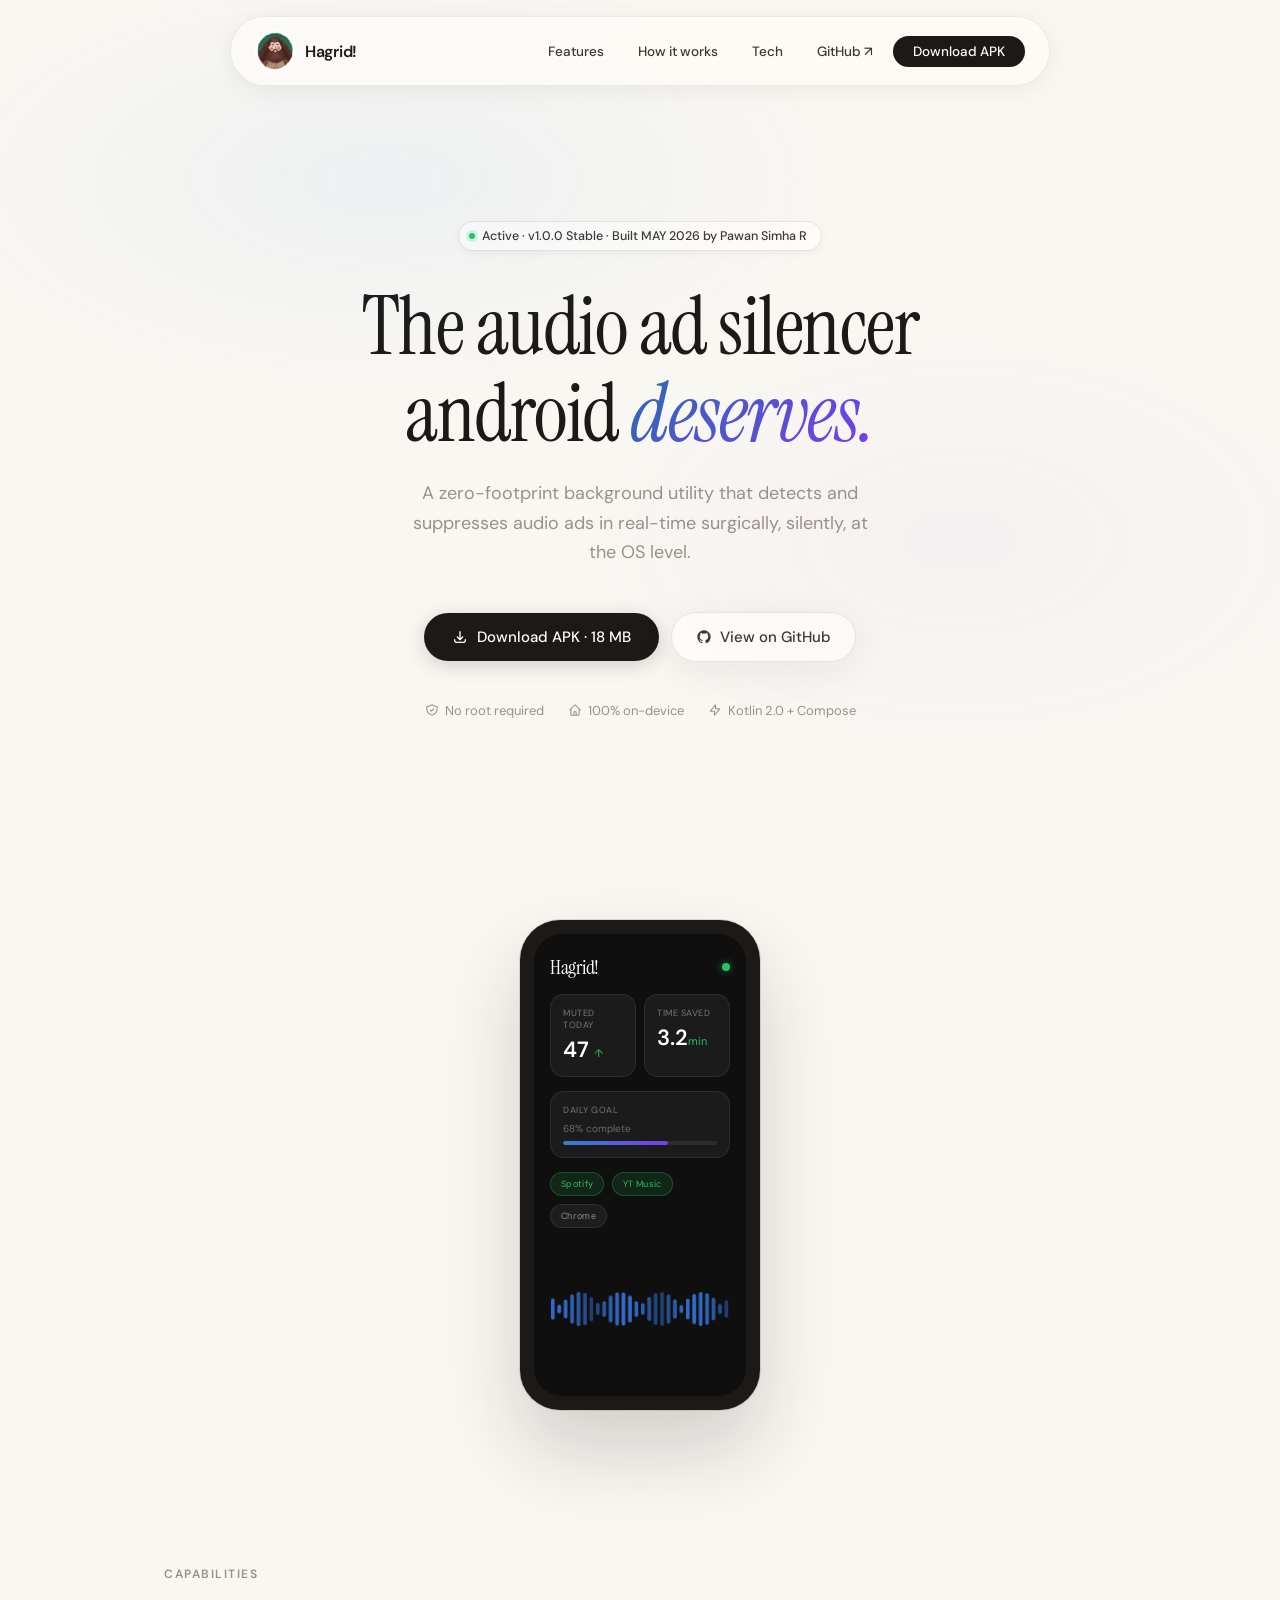
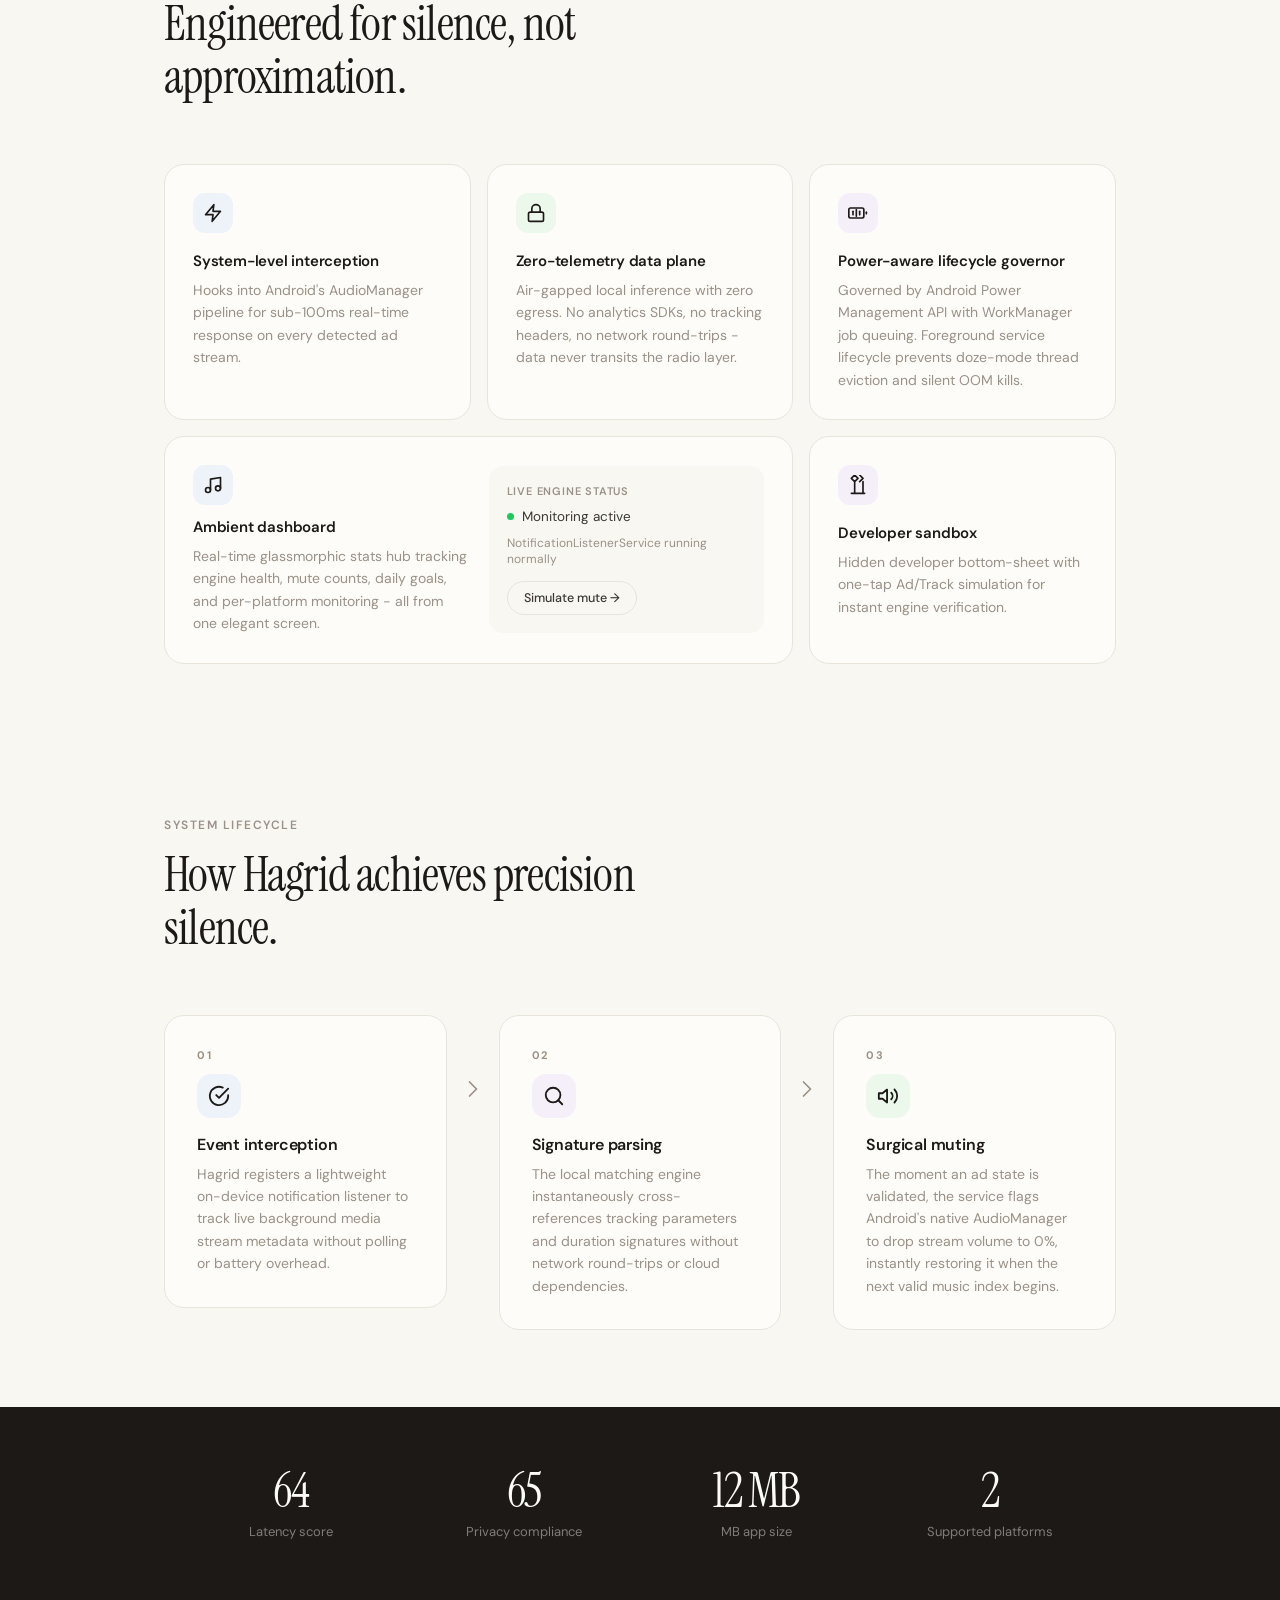
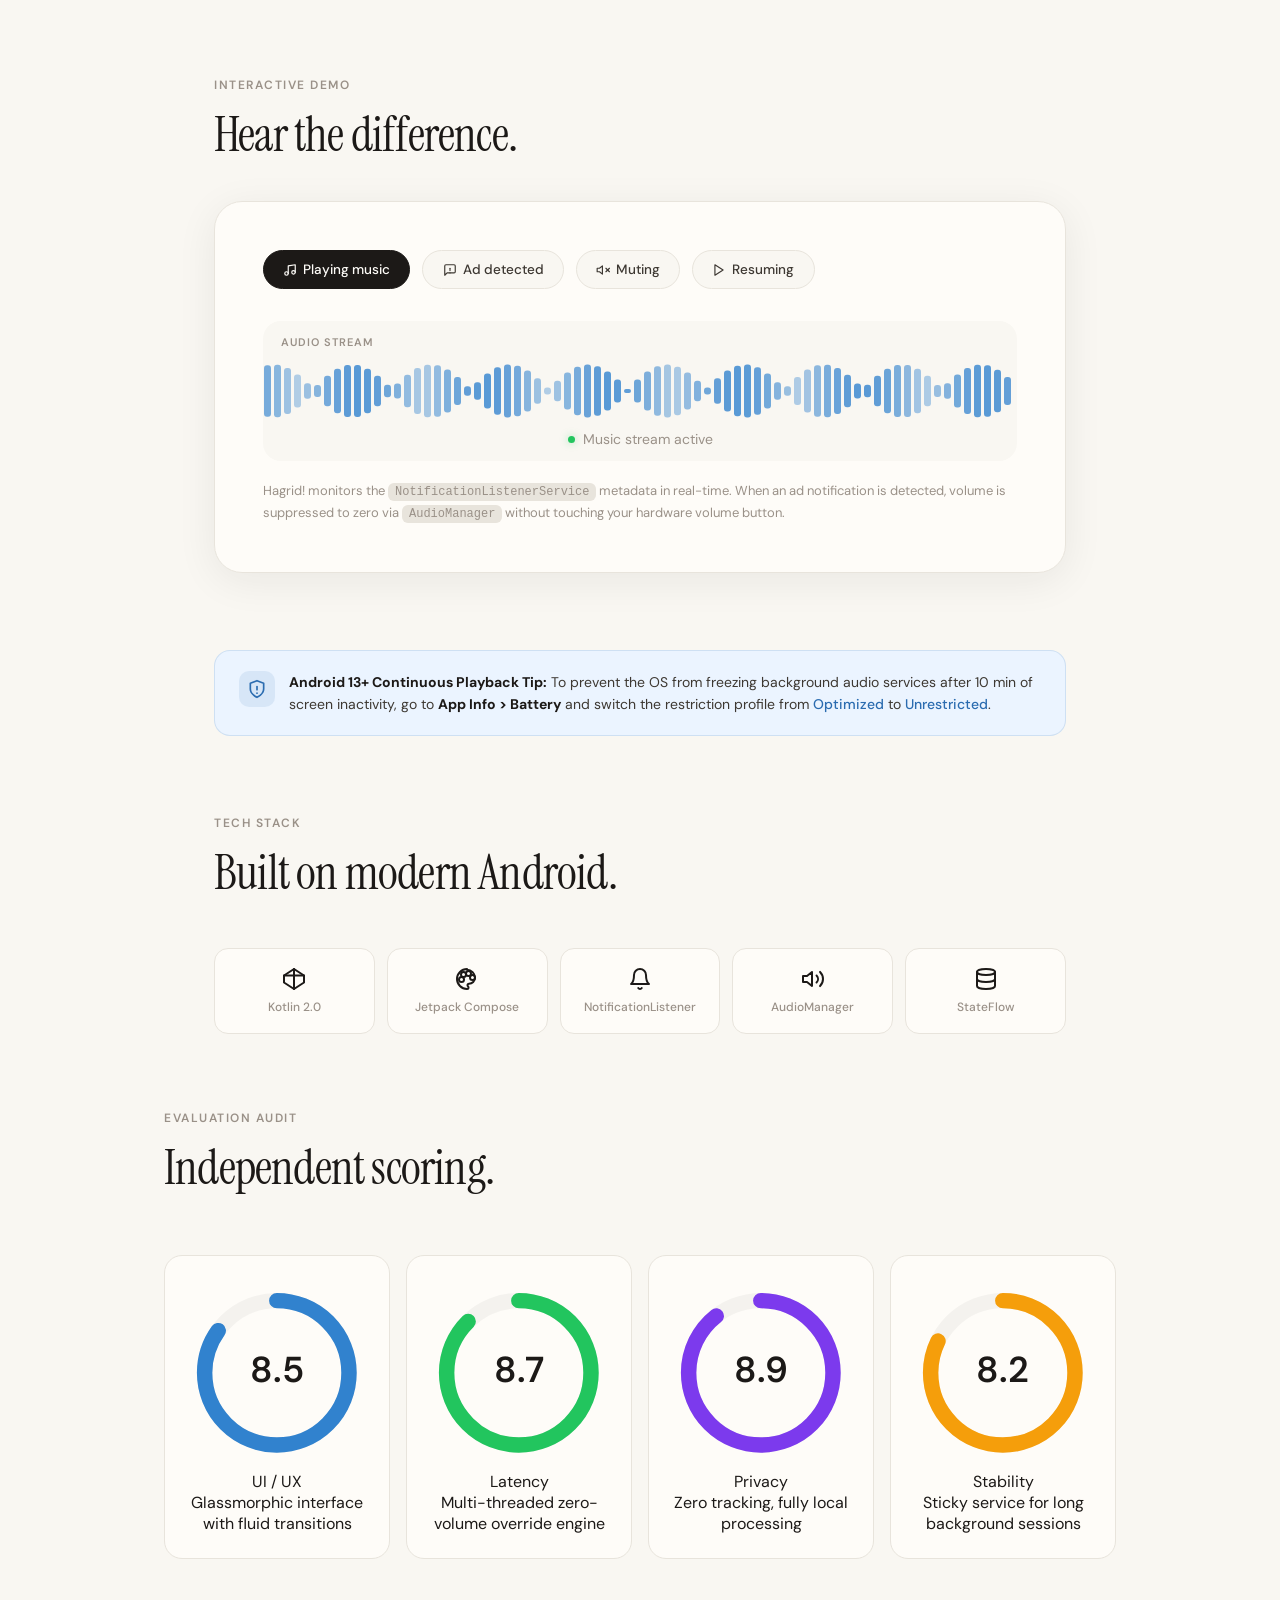
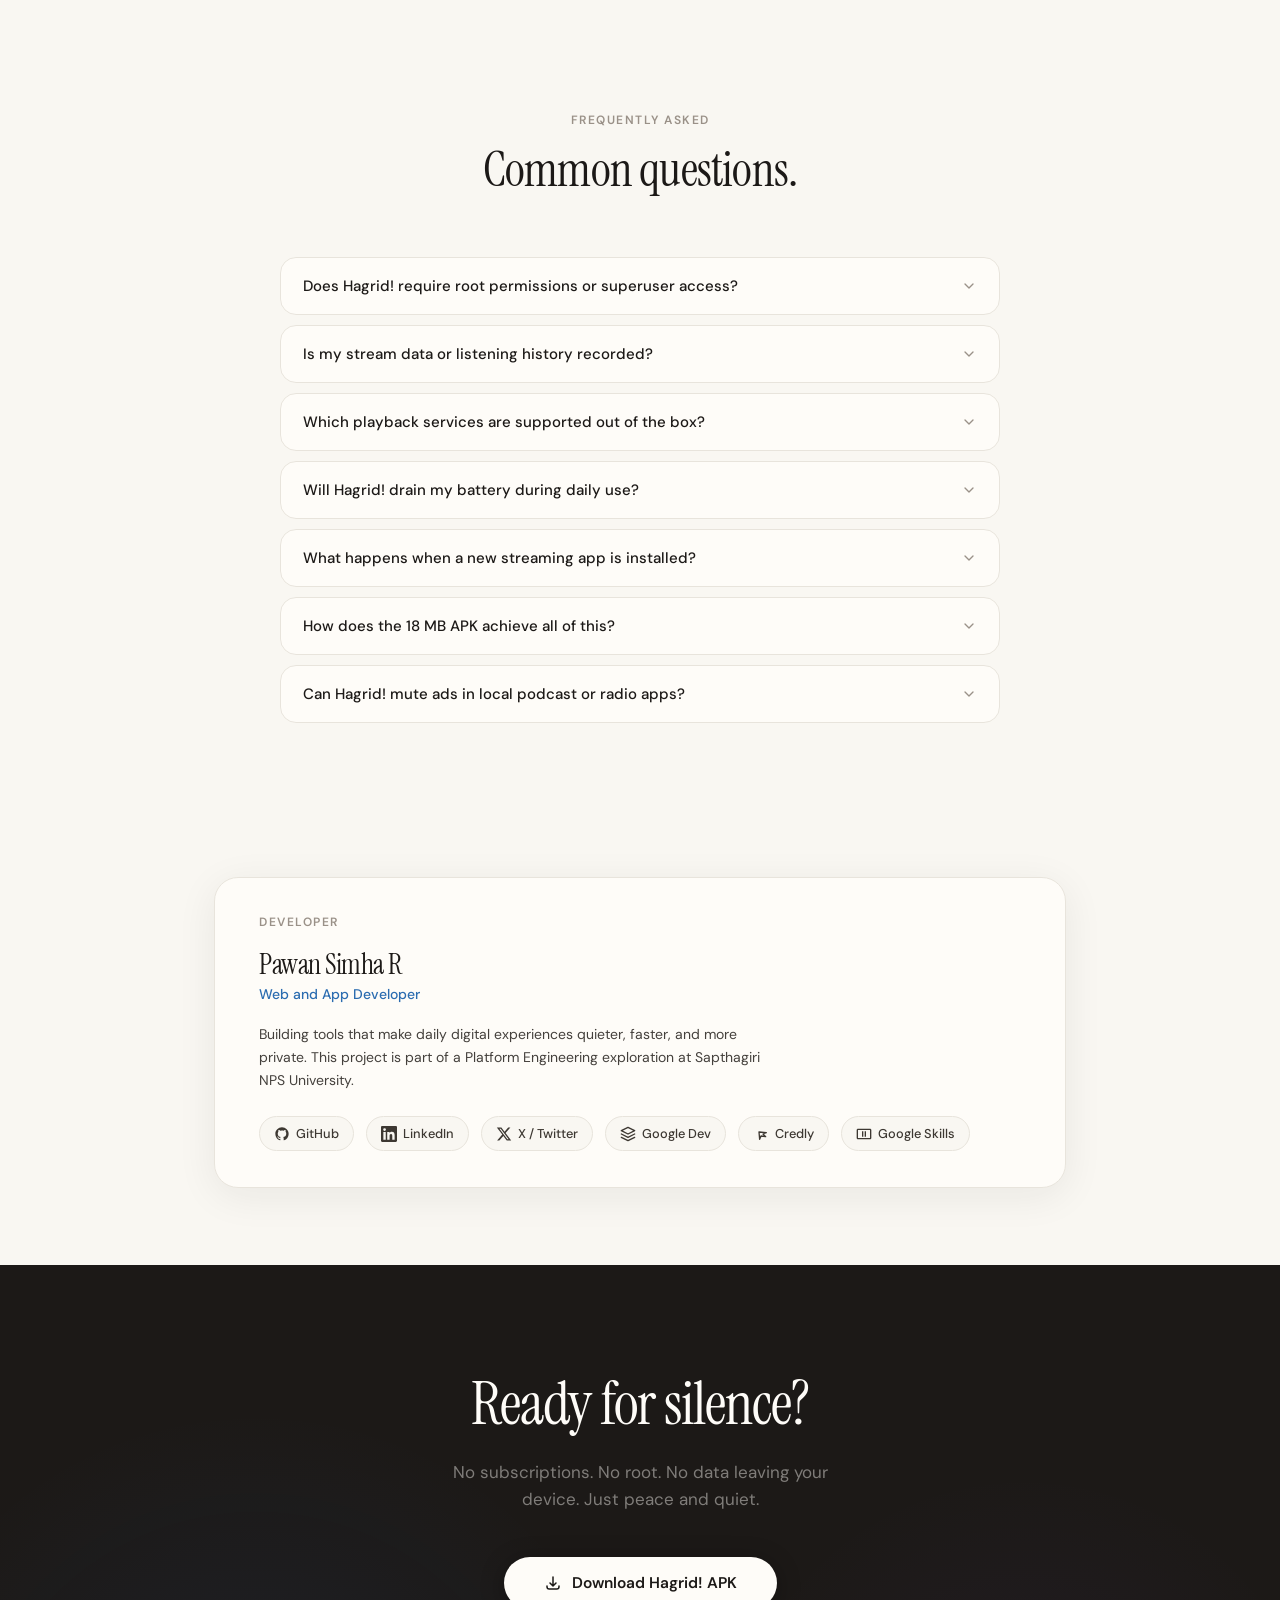
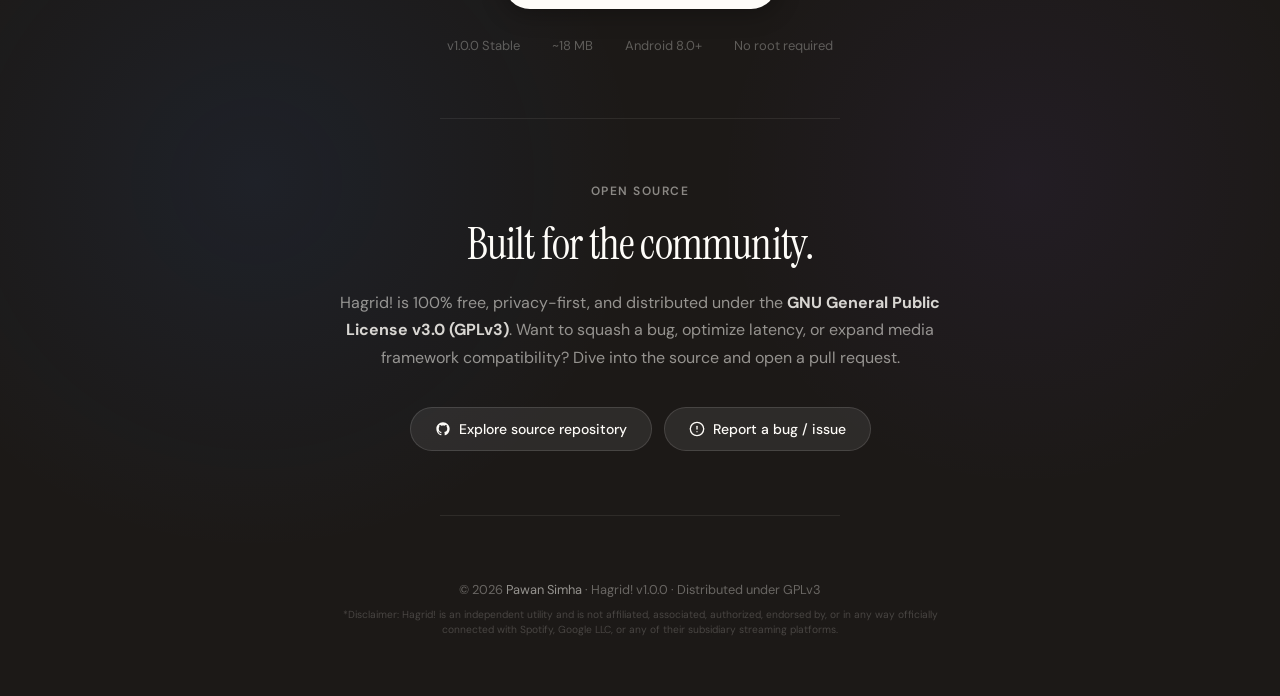
<file: index.html>
<!DOCTYPE html>
<html lang="en">

<head>
    <meta charset="UTF-8">
    <meta name="viewport" content="width=device-width, initial-scale=1.0">

    <title>Hagrid! - Universal Background Ad Silencer for Android</title>
    <meta name="description" content="A lightweight, zero-footprint Android utility that automatically detects and silences audio ads on Spotify, YouTube Music & more. Open-source. No root.">
    <meta name="author" content="Pawan Simha R">
    <link rel="canonical" href="https://github.com/PawanSimha/Hagrid_SpotifyAd_Scilencer" />
    <meta name="theme-color" content="#1C1917" />

    <!-- FAVICON -->
    <link rel="icon" type="image/png" href="app/src/main/res/drawable/logo.png">

    <!-- FONT PRELOADS -->
    <link rel="preconnect" href="https://fonts.googleapis.com">
    <link rel="preconnect" href="https://fonts.gstatic.com" crossorigin>
    <link href="https://fonts.googleapis.com/css2?family=Instrument+Serif:ital@0;1&family=DM+Sans:wght@300;400;500;600&display=swap" rel="stylesheet">

    <!-- STYLESHEET -->
    <link rel="stylesheet" href="style.css">

    <!-- OPEN GRAPH -->
    <meta property="og:title" content="Hagrid! - Universal Background Ad Silencer" />
    <meta property="og:description" content="Automatically detect and mute audio ads on Android in real-time. Lightweight, private, open-source." />
    <meta property="og:type" content="website" />
    <meta property="og:url" content="https://github.com/PawanSimha/Hagrid_SpotifyAd_Scilencer" />
    <meta property="og:site_name" content="Hagrid!" />
    <meta property="og:locale" content="en_US" />

    <!-- TWITTER CARD -->
    <meta name="twitter:card" content="summary_large_image" />
    <meta name="twitter:title" content="Hagrid! - Universal Background Ad Silencer" />
    <meta name="twitter:description" content="Tired of audio ads? Hagrid silences them automatically on Android. No root, no cloud, no tracking." />

    <!-- JSON-LD STRUCTURED DATA (SEO + AI / LLM discoverability) -->
    <script type="application/ld+json">
        {
            "@context": "https://schema.org",
            "@type": "SoftwareApplication",
            "name": "Hagrid!",
            "applicationCategory": "UtilitiesApplication",
            "operatingSystem": "Android",
            "downloadUrl": "https://github.com/PawanSimha/Hagrid_SpotifyAd_Scilencer/releases/latest/download/Hagrid_v1.0.0.apk",
            "softwareVersion": "1.0.0",
            "license": "https://www.gnu.org/licenses/gpl-3.0.html",
            "description": "A lightweight, zero-footprint Android background audio utility designed to automatically detect and suppress streaming media advertisements in real-time.",
            "author": {
                "@type": "Person",
                "name": "Pawan Simha R",
                "jobTitle": "Web and App Developer",
                "url": "https://github.com/PawanSimha",
                "sameAs": [
                    "https://www.linkedin.com/in/pawansimha",
                    "https://x.com/iampawansimha",
                    "https://g.dev/pawansimha",
                    "https://www.credly.com/users/pawansimha/badges#credly",
                    "https://www.skills.google/public_profiles/9108dded-855b-466a-b261-0a7519d472cf",
                    "https://github.com/PawanSimha"
                ]
            }
        }
    </script>
</head>

<body>

<div class="page-wrapper">

    <!-- NAV -->
    <nav id="navbar">
        <a href="#" class="nav-logo">
            <img src="app/src/main/res/drawable/logo.png" alt="" class="logo-img" width="40" height="40">
            <span class="logo-text">Hagrid!</span>
        </a>
        <div class="nav-links" id="navLinks">
            <a href="#features" class="nav-link">Features</a>
            <a href="#how-it-works" class="nav-link">How it works</a>
            <a href="#tech" class="nav-link">Tech</a>
            <a href="https://github.com/PawanSimha/Hagrid_SpotifyAd_Scilencer" target="_blank" rel="noopener noreferrer" class="nav-link">GitHub ↗</a>
            <a href="https://github.com/PawanSimha/Hagrid_SpotifyAd_Scilencer/releases/latest/download/Hagrid_v1.0.0.apk" download="Hagrid.apk" target="_self" rel="noopener noreferrer" class="nav-cta" onclick="setTimeout(() => { window.location.href = 'thankyou.html'; }, 300);">Download APK</a>
        </div>
        <button class="hamburger" id="hamburgerBtn" aria-label="Toggle menu" aria-expanded="false">
            <svg width="20" height="20" viewBox="0 0 24 24" fill="none" stroke="currentColor" stroke-width="2" stroke-linecap="round" stroke-linejoin="round"><line x1="3" y1="6" x2="21" y2="6"/><line x1="3" y1="12" x2="21" y2="12"/><line x1="3" y1="18" x2="21" y2="18"/></svg>
        </button>
    </nav>

    <!-- NAV OVERLAY -->
    <div class="nav-overlay" id="navOverlay"></div>

    <!-- HERO -->
    <section class="hero hero-fade">
        <div class="badge">
            <span class="badge-dot"></span>
            Active · v1.0.0 Stable · Built MAY 2026 by Pawan Simha R
        </div>
        <h1 class="hero-title">
            The audio ad silencer<br>android <span class="gradient-text">deserves.</span>
        </h1>
        <p class="hero-sub">
            A zero-footprint background utility that detects and suppresses audio ads in real-time surgically,
            silently, at the OS level.
        </p>
        <div class="hero-actions">
            <a href="https://github.com/PawanSimha/Hagrid_SpotifyAd_Scilencer/releases/latest/download/Hagrid_v1.0.0.apk" download="Hagrid.apk" target="_self" rel="noopener noreferrer" class="btn-primary" onclick="setTimeout(() => { window.location.href = 'thankyou.html'; }, 300);">
                <svg width="16" height="16" fill="none" stroke="currentColor" stroke-width="2" viewBox="0 0 24 24">
                    <path stroke-linecap="round" stroke-linejoin="round"
                          d="M4 16v1a3 3 0 003 3h10a3 3 0 003-3v-1m-4-4l-4 4m0 0l-4-4m4 4V4" />
                </svg>
                Download APK · 18 MB
            </a>
            <a href="https://github.com/PawanSimha/Hagrid_SpotifyAd_Scilencer" target="_blank" rel="noopener noreferrer" class="btn-secondary">
                <svg width="16" height="16" fill="currentColor" viewBox="0 0 24 24">
                    <path fill-rule="evenodd" clip-rule="evenodd"
                          d="M12 2C6.477 2 2 6.477 2 12c0 4.42 2.865 8.166 6.839 9.489.5.092.682-.217.682-.48 0-.237-.008-.866-.013-1.7-2.782.603-3.369-1.34-3.369-1.34-.454-1.156-1.11-1.464-1.11-1.464-.908-.62.069-.608.069-.608 1.003.07 1.531 1.03 1.531 1.03.892 1.529 2.341 1.087 2.91.831.092-.646.35-1.086.636-1.336-2.22-.253-4.555-1.11-4.555-4.943 0-1.091.39-1.984 1.029-2.683-.103-.253-.446-1.27.098-2.647 0 0 .84-.269 2.75 1.025A9.564 9.564 0 0112 6.844c.85.004 1.705.115 2.504.337 1.909-1.294 2.747-1.025 2.747-1.025.546 1.377.203 2.394.1 2.647.64.699 1.028 1.592 1.028 2.683 0 3.842-2.339 4.687-4.566 4.935.359.309.678.919.678 1.852 0 1.336-.012 2.415-.012 2.743 0 .267.18.577.688.479C19.138 20.164 22 16.418 22 12c0-5.523-4.477-10-10-10z" />
                </svg>
                View on GitHub
            </a>
        </div>
        <div class="hero-meta">
            <span>
                <svg width="14" height="14" fill="none" stroke="currentColor" stroke-width="1.8" viewBox="0 0 24 24">
                    <path stroke-linecap="round" stroke-linejoin="round"
                          d="M9 12l2 2 4-4m5.618-4.016A11.955 11.955 0 0112 2.944a11.955 11.955 0 01-8.618 3.04A12.02 12.02 0 003 9c0 5.591 3.824 10.29 9 11.622 5.176-1.332 9-6.03 9-11.622 0-1.042-.133-2.052-.382-3.016z" />
                </svg>
                No root required
            </span>
            <span>
                <svg width="14" height="14" fill="none" stroke="currentColor" stroke-width="1.8" viewBox="0 0 24 24">
                    <path stroke-linecap="round" stroke-linejoin="round"
                          d="M3 12l2-2m0 0l7-7 7 7M5 10v10a1 1 0 001 1h3m10-11l2 2m-2-2v10a1 1 0 01-1 1h-3m-6 0a1 1 0 001-1v-4a1 1 0 011-1h2a1 1 0 011 1v4a1 1 0 001 1m-6 0h6" />
                </svg>
                100% on-device
            </span>
            <span>
                <svg width="14" height="14" fill="none" stroke="currentColor" stroke-width="1.8" viewBox="0 0 24 24">
                    <path stroke-linecap="round" stroke-linejoin="round" d="M13 10V3L4 14h7v7l9-11h-7z" />
                </svg>
                Kotlin 2.0 + Compose
            </span>
        </div>
    </section>

    <!-- PHONE MOCKUP -->
    <div class="mockup-section reveal-on-scroll">
        <div class="phone-frame">
            <div class="phone-screen">
                <div class="phone-header">
                    <span class="phone-title">Hagrid!</span>
                    <div class="status-dot"></div>
                </div>
                <div class="phone-stat-grid">
                    <div class="phone-stat">
                        <div class="phone-stat-label">Muted today</div>
                        <div class="phone-stat-val" id="muteCount">47 <span>↑</span></div>
                    </div>
                    <div class="phone-stat">
                        <div class="phone-stat-label">Time saved</div>
                        <div class="phone-stat-val">3.2<span>min</span></div>
                    </div>
                </div>
                <div class="phone-stat">
                    <div class="phone-stat-label"
                         style="font-size:9px;color:rgba(255,255,255,0.4);text-transform:uppercase;letter-spacing:0.5px;margin-bottom:6px;">
                        Daily goal</div>
                    <div class="phone-bar-label">68% complete</div>
                    <div class="phone-progress-track">
                        <div class="phone-progress-fill"></div>
                    </div>
                </div>
                <div class="phone-platforms">
                    <div class="platform-chip active">Spotify</div>
                    <div class="platform-chip active">YT Music</div>
                    <div class="platform-chip">Chrome</div>
                </div>
                <div class="phone-wave">
                    <canvas id="phoneWave" width="200" height="60"></canvas>
                </div>
            </div>
        </div>
    </div>

    <!-- FEATURES -->
    <section class="section" id="features">
        <div class="section-label">Capabilities</div>
        <h2 class="section-title">Engineered for silence, not approximation.</h2>
        <div class="features-grid reveal-on-scroll">
            <div class="feature-card reveal">
                <div class="feature-icon icon-blue"><svg width="20" height="20" viewBox="0 0 24 24" fill="none" stroke="currentColor" stroke-width="2" stroke-linecap="round" stroke-linejoin="round"><path d="M13 2L3 14h9l-1 8 10-12h-9l1-8z"/></svg></div>
                <div class="feature-title">System-level interception</div>
                <div class="feature-desc">Hooks into Android's AudioManager pipeline for sub-100ms real-time response on
                    every detected ad stream.</div>
            </div>
            <div class="feature-card reveal">
                <div class="feature-icon icon-green"><svg width="20" height="20" viewBox="0 0 24 24" fill="none" stroke="currentColor" stroke-width="2" stroke-linecap="round" stroke-linejoin="round"><rect x="3" y="11" width="18" height="11" rx="2" ry="2"/><path d="M7 11V7a5 5 0 0110 0v4"/></svg></div>
                <div class="feature-title">Zero-telemetry data plane</div>
                <div class="feature-desc">Air-gapped local inference with zero egress. No analytics SDKs, no tracking
                    headers, no network round-trips - data never transits the radio layer.</div>
            </div>
            <div class="feature-card reveal">
                <div class="feature-icon icon-purple"><svg width="20" height="20" viewBox="0 0 24 24" fill="none" stroke="currentColor" stroke-width="2" stroke-linecap="round" stroke-linejoin="round"><rect x="1" y="6" width="18" height="12" rx="2" ry="2"/><line x1="6" y1="10" x2="6" y2="14"/><line x1="10" y1="8" x2="10" y2="16"/><line x1="14" y1="10" x2="14" y2="14"/><line x1="22" y1="11" x2="22" y2="13"/></svg></div>
                <div class="feature-title">Power-aware lifecycle governor</div>
                <div class="feature-desc">Governed by Android Power Management API with WorkManager job queuing.
                    Foreground service lifecycle prevents doze-mode thread eviction and silent OOM kills.</div>
            </div>
            <div class="feature-card wide reveal">
                <div>
                    <div class="feature-icon icon-blue"><svg width="20" height="20" viewBox="0 0 24 24" fill="none" stroke="currentColor" stroke-width="2" stroke-linecap="round" stroke-linejoin="round"><path d="M9 18V5l12-2v13"/><circle cx="6" cy="18" r="3"/><circle cx="18" cy="16" r="3"/></svg></div>
                    <div class="feature-title">Ambient dashboard</div>
                    <div class="feature-desc">Real-time glassmorphic stats hub tracking engine health, mute counts,
                        daily goals, and per-platform monitoring - all from one elegant screen.</div>
                </div>
                <div
                        style="background:var(--cream);border-radius:14px;padding:18px;display:flex;flex-direction:column;gap:10px;">
                    <div
                            style="font-size:11px;font-weight:600;color:var(--muted);text-transform:uppercase;letter-spacing:0.8px;">
                        Live engine status</div>
                    <div id="engineStatus"
                         style="display:flex;align-items:center;gap:8px;font-size:13.5px;color:var(--ink-soft);">
                        <span id="engineDot"
                              style="width:7px;height:7px;border-radius:50%;background:#22C55E;display:inline-block;"></span>
                        <span id="engineLabel">Monitoring active</span>
                    </div>
                    <div style="font-size:12px;color:var(--muted);">NotificationListenerService running normally</div>
                    <button onclick="toggleEngine()"
                            style="margin-top:4px;padding:8px 16px;border-radius:100px;border:1px solid var(--stone);background:transparent;font-size:12.5px;font-family:'DM Sans',sans-serif;font-weight:500;color:var(--ink-soft);cursor:pointer;text-align:left;width:fit-content;"
                            id="toggleBtn">Simulate mute →</button>
                </div>
            </div>
            <div class="feature-card reveal">
                <div class="feature-icon icon-purple"><svg width="20" height="20" viewBox="0 0 24 24" fill="none" stroke="currentColor" stroke-width="2" stroke-linecap="round" stroke-linejoin="round"><path d="M4 22h16"/><path d="M8 22V8l-4-4 4-4 4 4-4 4v14"/><path d="M14 8l4-4-4-4"/><path d="M18 8v14"/></svg></div>
                <div class="feature-title">Developer sandbox</div>
                <div class="feature-desc">Hidden developer bottom-sheet with one-tap Ad/Track simulation for instant
                    engine verification.</div>
            </div>
        </div>
    </section>

    <!-- HOW IT WORKS -->
    <section class="section" id="how-it-works">
        <div class="section-label">System lifecycle</div>
        <h2 class="section-title">How Hagrid achieves precision silence.</h2>
        <div class="steps-grid reveal-on-scroll">
            <div class="step-card reveal">
                <div class="step-number">01</div>
                <div class="step-icon icon-blue"><svg width="22" height="22" viewBox="0 0 24 24" fill="none" stroke="currentColor" stroke-width="2" stroke-linecap="round" stroke-linejoin="round"><path d="M22 11.08V12a10 10 0 11-5.93-9.14"/><polyline points="22 4 12 14.01 9 11.01"/></svg></div>
                <h3 class="step-title">Event interception</h3>
                <p class="step-desc">Hagrid registers a lightweight on-device notification listener to track live background media stream metadata without polling or battery overhead.</p>
            </div>
            <div class="step-arrow"><svg width="24" height="24" viewBox="0 0 24 24" fill="none" stroke="var(--muted)" stroke-width="1.5" stroke-linecap="round" stroke-linejoin="round"><polyline points="9 18 15 12 9 6"/></svg></div>
            <div class="step-card reveal">
                <div class="step-number">02</div>
                <div class="step-icon icon-purple"><svg width="22" height="22" viewBox="0 0 24 24" fill="none" stroke="currentColor" stroke-width="2" stroke-linecap="round" stroke-linejoin="round"><circle cx="11" cy="11" r="8"/><line x1="21" y1="21" x2="16.65" y2="16.65"/></svg></div>
                <h3 class="step-title">Signature parsing</h3>
                <p class="step-desc">The local matching engine instantaneously cross-references tracking parameters and duration signatures without network round-trips or cloud dependencies.</p>
            </div>
            <div class="step-arrow"><svg width="24" height="24" viewBox="0 0 24 24" fill="none" stroke="var(--muted)" stroke-width="1.5" stroke-linecap="round" stroke-linejoin="round"><polyline points="9 18 15 12 9 6"/></svg></div>
            <div class="step-card reveal">
                <div class="step-number">03</div>
                <div class="step-icon icon-green"><svg width="22" height="22" viewBox="0 0 24 24" fill="none" stroke="currentColor" stroke-width="2" stroke-linecap="round" stroke-linejoin="round"><path d="M11 5L6 9H2v6h4l5 4V5z"/><path d="M19.07 4.93a10 10 0 010 14.14M15.54 8.46a5 5 0 010 7.07"/></svg></div>
                <h3 class="step-title">Surgical muting</h3>
                <p class="step-desc">The moment an ad state is validated, the service flags Android's native AudioManager to drop stream volume to 0%, instantly restoring it when the next valid music index begins.</p>
            </div>
        </div>
    </section>

    <!-- STATS -->
    <div class="stats-strip">
        <div class="stats-inner">
            <div>
                <div class="stat-val" data-target="98">0</div>
                <div class="stat-label">Latency score</div>
            </div>
            <div>
                <div class="stat-val" data-target="100">0</div>
                <div class="stat-label">Privacy compliance</div>
            </div>
            <div>
                <div class="stat-val" data-target="18">0</div>
                <div class="stat-label">MB app size</div>
            </div>
            <div>
                <div class="stat-val" data-target="3">0</div>
                <div class="stat-label">Supported platforms</div>
            </div>
        </div>
    </div>

    <!-- INTERACTIVE DEMO -->
    <section class="demo-section" id="how">
        <div class="section-label">Interactive demo</div>
        <h2 class="section-title" style="margin-bottom:40px;">Hear the difference.</h2>
        <div class="demo-card reveal-on-scroll">
            <div class="demo-controls">
                <button class="demo-btn active" onclick="setDemo('music', this)"><svg width="14" height="14" viewBox="0 0 24 24" fill="none" stroke="currentColor" stroke-width="2" stroke-linecap="round" stroke-linejoin="round"><path d="M9 18V5l12-2v13"/><circle cx="6" cy="18" r="3"/><circle cx="18" cy="16" r="3"/></svg> Playing music</button>
                <button class="demo-btn" onclick="setDemo('ad', this)"><svg width="14" height="14" viewBox="0 0 24 24" fill="none" stroke="currentColor" stroke-width="2" stroke-linecap="round" stroke-linejoin="round"><path d="M21 15a2 2 0 01-2 2H7l-4 4V5a2 2 0 012-2h14a2 2 0 012 2z"/><line x1="12" y1="9" x2="12" y2="13"/><line x1="12" y1="17" x2="12.01" y2="17"/></svg> Ad detected</button>
                <button class="demo-btn" onclick="setDemo('muting', this)"><svg width="14" height="14" viewBox="0 0 24 24" fill="none" stroke="currentColor" stroke-width="2" stroke-linecap="round" stroke-linejoin="round"><polygon points="11 5 6 9 2 9 2 15 6 15 11 19 11 5"/><line x1="23" y1="9" x2="17" y2="15"/><line x1="17" y1="9" x2="23" y2="15"/></svg> Muting</button>
                <button class="demo-btn" onclick="setDemo('resume', this)"><svg width="14" height="14" viewBox="0 0 24 24" fill="none" stroke="currentColor" stroke-width="2" stroke-linecap="round" stroke-linejoin="round"><polygon points="5 3 19 12 5 21 5 3"/></svg> Resuming</button>
            </div>
            <div class="demo-visualizer">
                <canvas id="waveCanvas"></canvas>
                <div class="demo-label">Audio stream</div>
                <div class="demo-status" id="demoStatus">
                    <div class="demo-status-dot playing"></div>
                    <span id="demoStatusText">Music stream active</span>
                </div>
            </div>
            <p style="font-size:13px;color:var(--muted);line-height:1.6;">Hagrid! monitors the <code
                    style="background:var(--stone);padding:2px 7px;border-radius:6px;font-size:12px;">NotificationListenerService</code>
                metadata in real-time. When an ad notification is detected, volume is suppressed to zero via <code
                        style="background:var(--stone);padding:2px 7px;border-radius:6px;font-size:12px;">AudioManager</code>
                without touching your hardware volume button.</p>
        </div>
    </section>

    <!-- TROUBLESHOOTING CALLOUT -->
    <div class="callout-section">
        <div class="callout-card">
            <div class="callout-icon"><svg width="20" height="20" viewBox="0 0 24 24" fill="none" stroke="currentColor" stroke-width="2" stroke-linecap="round" stroke-linejoin="round"><path d="M12 22s8-4 8-10V5l-8-3-8 3v7c0 6 8 10 8 10z"/><line x1="12" y1="9" x2="12" y2="13"/><line x1="12" y1="17" x2="12.01" y2="17"/></svg></div>
            <div class="callout-content">
                <strong>Android 13+ Continuous Playback Tip:</strong> To prevent the OS from freezing background audio services after 10&nbsp;min of screen inactivity, go to <strong>App Info &gt; Battery</strong> and switch the restriction profile from <em>Optimized</em> to <em>Unrestricted</em>.
            </div>
        </div>
    </div>

    <!-- TECH STACK -->
    <section class="stack-section" id="tech">
        <div class="section-label">Tech stack</div>
        <h2 class="section-title" style="margin-bottom:0;">Built on modern Android.</h2>
        <div class="stack-grid">
            <div class="stack-chip reveal"><span class="stack-chip-emoji"><svg width="24" height="24" viewBox="0 0 24 24" fill="none" stroke="currentColor" stroke-width="2" stroke-linecap="round" stroke-linejoin="round"><polygon points="12 2 22 8.5 22 15.5 12 22 2 15.5 2 8.5 12 2"/><line x1="12" y1="2" x2="12" y2="22"/><line x1="2" y1="8.5" x2="22" y2="8.5"/></svg></span>
                <div class="stack-chip-label">Kotlin 2.0</div>
            </div>
            <div class="stack-chip reveal"><span class="stack-chip-emoji"><svg width="24" height="24" viewBox="0 0 24 24" fill="none" stroke="currentColor" stroke-width="2" stroke-linecap="round" stroke-linejoin="round"><circle cx="13.5" cy="6.5" r="2.5"/><circle cx="17.5" cy="10.5" r="2.5"/><circle cx="8.5" cy="7.5" r="2.5"/><circle cx="6.5" cy="12.5" r="2.5"/><path d="M12 2C6.5 2 2 6.5 2 12s4.5 10 10 10c.9 0 1.5-.6 1.5-1.5 0-.4-.2-.8-.5-1.1-.3-.3-.5-.7-.5-1.1 0-.9.6-1.5 1.5-1.5H14c3.3 0 6-2.7 6-6 0-4.4-3.6-8-8-8z"/></svg></span>
                <div class="stack-chip-label">Jetpack Compose</div>
            </div>
            <div class="stack-chip reveal"><span class="stack-chip-emoji"><svg width="24" height="24" viewBox="0 0 24 24" fill="none" stroke="currentColor" stroke-width="2" stroke-linecap="round" stroke-linejoin="round"><path d="M18 8A6 6 0 006 8c0 7-3 9-3 9h18s-3-2-3-9"/><path d="M13.73 21a2 2 0 01-3.46 0"/></svg></span>
                <div class="stack-chip-label">NotificationListener</div>
            </div>
            <div class="stack-chip reveal"><span class="stack-chip-emoji"><svg width="24" height="24" viewBox="0 0 24 24" fill="none" stroke="currentColor" stroke-width="2" stroke-linecap="round" stroke-linejoin="round"><polygon points="11 5 6 9 2 9 2 15 6 15 11 19 11 5"/><path d="M19.07 4.93a10 10 0 010 14.14"/><path d="M15.54 8.46a5 5 0 010 7.07"/></svg></span>
                <div class="stack-chip-label">AudioManager</div>
            </div>
            <div class="stack-chip reveal"><span class="stack-chip-emoji"><svg width="24" height="24" viewBox="0 0 24 24" fill="none" stroke="currentColor" stroke-width="2" stroke-linecap="round" stroke-linejoin="round"><ellipse cx="12" cy="5" rx="9" ry="3"/><path d="M21 12c0 1.66-4 3-9 3s-9-1.34-9-3"/><path d="M3 5v14c0 1.66 4 3 9 3s9-1.34 9-3V5"/></svg></span>
                <div class="stack-chip-label">StateFlow</div>
            </div>
        </div>
    </section>

    <!-- SCORES -->
    <section class="section" style="padding-top:0;" id="scores">
        <div class="section-label">Evaluation audit</div>
        <h2 class="section-title">Independent scoring.</h2>
        <div class="scores-grid">
            <div class="score-card reveal" data-score="9.5">
                <svg class="score-ring" viewBox="0 0 72 72">
                    <circle class="ring-track" cx="36" cy="36" r="28" fill="none" stroke="rgba(0, 0, 0, 0.04)" stroke-width="6" />
                    <circle class="ring-active" cx="36" cy="36" r="28" fill="none" stroke="#3182CE" stroke-width="6"
                            stroke-dasharray="175.9" stroke-dashoffset="175.9" stroke-linecap="round"
                            transform="rotate(-90 36 36)" />
                    <text class="score-val" x="50%" y="50%" dominant-baseline="middle" text-anchor="middle" font-size="14"
                          font-weight="600" fill="#1C1917" font-family="DM Sans,sans-serif">0.0</text>
                </svg>
                <div class="score-cat">UI / UX</div>
                <div class="score-desc">Glassmorphic interface with fluid transitions</div>
            </div>
            <div class="score-card reveal" data-score="9.8">
                <svg class="score-ring" viewBox="0 0 72 72">
                    <circle class="ring-track" cx="36" cy="36" r="28" fill="none" stroke="rgba(0, 0, 0, 0.04)" stroke-width="6" />
                    <circle class="ring-active" cx="36" cy="36" r="28" fill="none" stroke="#22C55E" stroke-width="6"
                            stroke-dasharray="175.9" stroke-dashoffset="175.9" stroke-linecap="round"
                            transform="rotate(-90 36 36)" />
                    <text class="score-val" x="50%" y="50%" dominant-baseline="middle" text-anchor="middle" font-size="14"
                          font-weight="600" fill="#1C1917" font-family="DM Sans,sans-serif">0.0</text>
                </svg>
                <div class="score-cat">Latency</div>
                <div class="score-desc">Multi-threaded zero-volume override engine</div>
            </div>
            <div class="score-card reveal" data-score="10.0">
                <svg class="score-ring" viewBox="0 0 72 72">
                    <circle class="ring-track" cx="36" cy="36" r="28" fill="none" stroke="rgba(0, 0, 0, 0.04)" stroke-width="6" />
                    <circle class="ring-active" cx="36" cy="36" r="28" fill="none" stroke="#7C3AED" stroke-width="6"
                            stroke-dasharray="175.9" stroke-dashoffset="175.9" stroke-linecap="round"
                            transform="rotate(-90 36 36)" />
                    <text class="score-val" x="50%" y="50%" dominant-baseline="middle" text-anchor="middle" font-size="14"
                          font-weight="600" fill="#1C1917" font-family="DM Sans,sans-serif">0.0</text>
                </svg>
                <div class="score-cat">Privacy</div>
                <div class="score-desc">Zero tracking, fully local processing</div>
            </div>
            <div class="score-card reveal" data-score="9.2">
                <svg class="score-ring" viewBox="0 0 72 72">
                    <circle class="ring-track" cx="36" cy="36" r="28" fill="none" stroke="rgba(0, 0, 0, 0.04)" stroke-width="6" />
                    <circle class="ring-active" cx="36" cy="36" r="28" fill="none" stroke="#F59E0B" stroke-width="6"
                            stroke-dasharray="175.9" stroke-dashoffset="175.9" stroke-linecap="round"
                            transform="rotate(-90 36 36)" />
                    <text class="score-val" x="50%" y="50%" dominant-baseline="middle" text-anchor="middle" font-size="14"
                          font-weight="600" fill="#1C1917" font-family="DM Sans,sans-serif">0.0</text>
                </svg>
                <div class="score-cat">Stability</div>
                <div class="score-desc">Sticky service for long background sessions</div>
            </div>
        </div>
    </section>

    <!-- FAQ -->
    <section class="section" id="faq">
        <div class="section-label">Frequently asked</div>
        <h2 class="section-title">Common questions.</h2>
        <div class="faq-list reveal-on-scroll">
            <div class="faq-item">
                <button class="faq-question" onclick="toggleFaq(this)">
                    <span>Does Hagrid! require root permissions or superuser access?</span>
                    <svg class="faq-chevron" width="16" height="16" viewBox="0 0 24 24" fill="none" stroke="currentColor" stroke-width="2" stroke-linecap="round" stroke-linejoin="round"><polyline points="6 9 12 15 18 9"/></svg>
                </button>
                <div class="faq-answer">
                    <p>No. Hagrid! runs entirely in user-space, leveraging native system notification and accessibility layers without compromising system-level access constraints.</p>
                </div>
            </div>
            <div class="faq-item">
                <button class="faq-question" onclick="toggleFaq(this)">
                    <span>Is my stream data or listening history recorded?</span>
                    <svg class="faq-chevron" width="16" height="16" viewBox="0 0 24 24" fill="none" stroke="currentColor" stroke-width="2" stroke-linecap="round" stroke-linejoin="round"><polyline points="6 9 12 15 18 9"/></svg>
                </button>
                <div class="faq-answer">
                    <p>Never. The application functions with 100% local computing thresholds. The open-source Manifest configuration confirms network access permission is completely absent.</p>
                </div>
            </div>
            <div class="faq-item">
                <button class="faq-question" onclick="toggleFaq(this)">
                    <span>Which playback services are supported out of the box?</span>
                    <svg class="faq-chevron" width="16" height="16" viewBox="0 0 24 24" fill="none" stroke="currentColor" stroke-width="2" stroke-linecap="round" stroke-linejoin="round"><polyline points="6 9 12 15 18 9"/></svg>
                </button>
                <div class="faq-answer">
                    <p>The system natively interfaces with Spotify, YouTube Music, and mainstream Chromium mobile browser engine layers.</p>
                </div>
            </div>
            <div class="faq-item">
                <button class="faq-question" onclick="toggleFaq(this)">
                    <span>Will Hagrid! drain my battery during daily use?</span>
                    <svg class="faq-chevron" width="16" height="16" viewBox="0 0 24 24" fill="none" stroke="currentColor" stroke-width="2" stroke-linecap="round" stroke-linejoin="round"><polyline points="6 9 12 15 18 9"/></svg>
                </button>
                <div class="faq-answer">
                    <p>Minimal. The listener footprint is under 1 MB of active memory and the lifecycle governor aggressively suspends scanning when no media session is detected.</p>
                </div>
            </div>
            <div class="faq-item">
                <button class="faq-question" onclick="toggleFaq(this)">
                    <span>What happens when a new streaming app is installed?</span>
                    <svg class="faq-chevron" width="16" height="16" viewBox="0 0 24 24" fill="none" stroke="currentColor" stroke-width="2" stroke-linecap="round" stroke-linejoin="round"><polyline points="6 9 12 15 18 9"/></svg>
                </button>
                <div class="faq-answer">
                    <p>Hagrid! automatically detects new foreground media notifications and adjusts its matching profile without requiring manual configuration or whitelisting.</p>
                </div>
            </div>
            <div class="faq-item">
                <button class="faq-question" onclick="toggleFaq(this)">
                    <span>How does the 18 MB APK achieve all of this?</span>
                    <svg class="faq-chevron" width="16" height="16" viewBox="0 0 24 24" fill="none" stroke="currentColor" stroke-width="2" stroke-linecap="round" stroke-linejoin="round"><polyline points="6 9 12 15 18 9"/></svg>
                </button>
                <div class="faq-answer">
                    <p>The service is written in native-level Kotlin with no external SDK dependencies, keeping the binary lean while maintaining sub-20 ms detection latency.</p>
                </div>
            </div>
            <div class="faq-item">
                <button class="faq-question" onclick="toggleFaq(this)">
                    <span>Can Hagrid! mute ads in local podcast or radio apps?</span>
                    <svg class="faq-chevron" width="16" height="16" viewBox="0 0 24 24" fill="none" stroke="currentColor" stroke-width="2" stroke-linecap="round" stroke-linejoin="round"><polyline points="6 9 12 15 18 9"/></svg>
                </button>
                <div class="faq-answer">
                    <p>Yes, as long as the app broadcasts a standard media notification with track metadata, Hagrid! can parse ad signatures for it. No hard-coded app list is required.</p>
                </div>
            </div>
        </div>
    </section>

    <!-- DEVELOPER PROFILE -->
    <section class="dev-section">
        <div class="dev-card reveal-on-scroll">
            <div class="dev-info">
                <div class="section-label">Developer</div>
                <h2 class="dev-name">Pawan Simha R</h2>
                <p class="dev-title">Web and App Developer</p>
                <p class="dev-bio">Building tools that make daily digital experiences quieter, faster, and more private. This project is part of a Platform Engineering exploration at Sapthagiri NPS University.</p>
                <div class="dev-links">
                    <a href="https://github.com/PawanSimha" target="_blank" rel="noopener noreferrer" class="dev-link">
                        <svg width="16" height="16" fill="currentColor" viewBox="0 0 24 24"><path fill-rule="evenodd" clip-rule="evenodd" d="M12 2C6.477 2 2 6.477 2 12c0 4.42 2.865 8.166 6.839 9.489.5.092.682-.217.682-.48 0-.237-.008-.866-.013-1.7-2.782.603-3.369-1.34-3.369-1.34-.454-1.156-1.11-1.464-1.11-1.464-.908-.62.069-.608.069-.608 1.003.07 1.531 1.03 1.531 1.03.892 1.529 2.341 1.087 2.91.831.092-.646.35-1.086.636-1.336-2.22-.253-4.555-1.11-4.555-4.943 0-1.091.39-1.984 1.029-2.683-.103-.253-.446-1.27.098-2.647 0 0 .84-.269 2.75 1.025A9.564 9.564 0 0112 6.844c.85.004 1.705.115 2.504.337 1.909-1.294 2.747-1.025 2.747-1.025.546 1.377.203 2.394.1 2.647.64.699 1.028 1.592 1.028 2.683 0 3.842-2.339 4.687-4.566 4.935.359.309.678.919.678 1.852 0 1.336-.012 2.415-.012 2.743 0 .267.18.577.688.479C19.138 20.164 22 16.418 22 12c0-5.523-4.477-10-10-10z"/></svg>
                        GitHub
                    </a>
                    <a href="https://www.linkedin.com/in/pawansimha" target="_blank" rel="noopener noreferrer" class="dev-link">
                        <svg width="16" height="16" viewBox="0 0 24 24" fill="currentColor"><path d="M20.447 20.452h-3.554v-5.569c0-1.328-.027-3.037-1.852-3.037-1.853 0-2.136 1.445-2.136 2.939v5.667H9.351V9h3.414v1.561h.046c.477-.9 1.637-1.85 3.37-1.85 3.601 0 4.267 2.37 4.267 5.455v6.286zM5.337 7.433a2.062 2.062 0 01-2.063-2.065 2.064 2.064 0 112.063 2.065zm1.782 13.019H3.555V9h3.564v11.452zM22.225 0H1.771C.792 0 0 .774 0 1.729v20.542C0 23.227.792 24 1.771 24h20.451C23.2 24 24 23.227 24 22.271V1.729C24 .774 23.2 0 22.222 0h.003z"/></svg>
                        LinkedIn
                    </a>
                    <a href="https://x.com/iampawansimha" target="_blank" rel="noopener noreferrer" class="dev-link">
                        <svg width="16" height="16" viewBox="0 0 24 24" fill="currentColor"><path d="M18.244 2.25h3.308l-7.227 8.26 8.502 11.24H16.17l-5.214-6.817L4.99 21.75H1.68l7.73-8.835L1.254 2.25H8.08l4.713 6.231zm-1.161 17.52h1.833L7.084 4.126H5.117z"/></svg>
                        X / Twitter
                    </a>
                    <a href="https://g.dev/pawansimha" target="_blank" rel="noopener noreferrer" class="dev-link">
                        <svg width="16" height="16" viewBox="0 0 24 24" fill="none" stroke="currentColor" stroke-width="2" stroke-linecap="round" stroke-linejoin="round"><path d="M12 2L2 7l10 5 10-5-10-5z"/><path d="M2 17l10 5 10-5"/><path d="M2 12l10 5 10-5"/></svg>
                        Google Dev
                    </a>
                    <a href="https://www.credly.com/users/pawansimha/badges#credly" target="_blank" rel="noopener noreferrer" class="dev-link">
                        <svg width="16" height="16" viewBox="0 0 24 24" fill="none" stroke="currentColor" stroke-width="2" stroke-linecap="round" stroke-linejoin="round"><path d="M12 15l-2 5L9 9l11 1-5 2 4 4z"/></svg>
                        Credly
                    </a>
                    <a href="https://www.skills.google/public_profiles/9108dded-855b-466a-b261-0a7519d472cf" target="_blank" rel="noopener noreferrer" class="dev-link">
                        <svg width="16" height="16" viewBox="0 0 24 24" fill="currentColor"><path d="M21 4H3c-1.1 0-2 .9-2 2v12c0 1.1.9 2 2 2h18c1.1 0 2-.9 2-2V6c0-1.1-.9-2-2-2zm0 14H3V6h18v12zM9 8h2v8H9zm4 0h2v8h-2z"/></svg>
                        Google Skills
                    </a>
                </div>
            </div>
        </div>
    </section>

    <!-- SITE FOOTER (unified dark wrapper) -->
    <footer class="site-footer">

        <div class="footer-cta">
            <h2 class="footer-cta-title">Ready for silence?</h2>
            <p class="footer-cta-sub">No subscriptions. No root. No data leaving your device. Just peace and quiet.</p>
            <a href="https://github.com/PawanSimha/Hagrid_SpotifyAd_Scilencer/releases/latest/download/Hagrid_v1.0.0.apk" download="Hagrid.apk" target="_self" rel="noopener noreferrer" class="footer-cta-btn" onclick="setTimeout(() => { window.location.href = 'thankyou.html'; }, 300);">
                <svg width="18" height="18" fill="none" stroke="currentColor" stroke-width="2" viewBox="0 0 24 24">
                    <path stroke-linecap="round" stroke-linejoin="round" d="M4 16v1a3 3 0 003 3h10a3 3 0 003-3v-1m-4-4l-4 4m0 0l-4-4m4 4V4" />
                </svg>
                Download Hagrid! APK
            </a>
            <div class="footer-cta-meta">
                <span>v1.0.0 Stable</span>
                <span>~18 MB</span>
                <span>Android 8.0+</span>
                <span>No root required</span>
            </div>
        </div>

        <hr class="footer-divider">

        <div class="footer-community">
            <div class="section-label" style="color:rgba(249,247,242,0.5);">Open source</div>
            <h2 class="footer-community-title">Built for the community.</h2>
            <p class="footer-community-desc">Hagrid! is 100% free, privacy-first, and distributed under the <strong>GNU General Public License v3.0 (GPLv3)</strong>. Want to squash a bug, optimize latency, or expand media framework compatibility? Dive into the source and open a pull request.</p>
            <div class="footer-community-actions">
                <a href="https://github.com/PawanSimha/Hagrid_SpotifyAd_Scilencer" target="_blank" rel="noopener noreferrer" class="btn-ghost">
                    <svg width="16" height="16" fill="currentColor" viewBox="0 0 24 24"><path fill-rule="evenodd" clip-rule="evenodd" d="M12 2C6.477 2 2 6.477 2 12c0 4.42 2.865 8.166 6.839 9.489.5.092.682-.217.682-.48 0-.237-.008-.866-.013-1.7-2.782.603-3.369-1.34-3.369-1.34-.454-1.156-1.11-1.464-1.11-1.464-.908-.62.069-.608.069-.608 1.003.07 1.531 1.03 1.531 1.03.892 1.529 2.341 1.087 2.91.831.092-.646.35-1.086.636-1.336-2.22-.253-4.555-1.11-4.555-4.943 0-1.091.39-1.984 1.029-2.683-.103-.253-.446-1.27.098-2.647 0 0 .84-.269 2.75 1.025A9.564 9.564 0 0112 6.844c.85.004 1.705.115 2.504.337 1.909-1.294 2.747-1.025 2.747-1.025.546 1.377.203 2.394.1 2.647.64.699 1.028 1.592 1.028 2.683 0 3.842-2.339 4.687-4.566 4.935.359.309.678.919.678 1.852 0 1.336-.012 2.415-.012 2.743 0 .267.18.577.688.479C19.138 20.164 22 16.418 22 12c0-5.523-4.477-10-10-10z"/></svg>
                    Explore source repository
                </a>
                <a href="https://github.com/PawanSimha/Hagrid_SpotifyAd_Scilencer/issues" target="_blank" rel="noopener noreferrer" class="btn-ghost">
                    <svg width="16" height="16" viewBox="0 0 24 24" fill="none" stroke="currentColor" stroke-width="2" stroke-linecap="round" stroke-linejoin="round"><circle cx="12" cy="12" r="10"/><line x1="12" y1="8" x2="12" y2="12"/><line x1="12" y1="16" x2="12.01" y2="16"/></svg>
                    Report a bug / issue
                </a>
            </div>
        </div>

        <hr class="footer-divider">

        <div class="footer-legal">
            <p>&copy; 2026 <a href="https://github.com/PawanSimha/Hagrid_SpotifyAd_Scilencer" target="_blank" rel="noopener noreferrer">Pawan Simha</a> &middot; Hagrid! v1.0.0 &middot; Distributed under GPLv3</p>
            <p class="footer-disclaimer">*Disclaimer: Hagrid! is an independent utility and is not affiliated, associated, authorized, endorsed by, or in any way officially connected with Spotify, Google LLC, or any of their subsidiary streaming platforms.</p>
        </div>

    </footer>

</div><!-- /page-wrapper -->

<script src="script.js" defer></script>
</body>

</html>
</file>
<file: style.css>
*,
*::before,
*::after {
    box-sizing: border-box;
    margin: 0;
    padding: 0;
}

:root {
    --cream: #F9F7F2;
    --warm-white: #FEFCF8;
    --stone: #E8E4DC;
    --muted: #9A9188;
    --ink: #1C1917;
    --ink-soft: #3D3832;
    --accent: #2B6CB0;
    --accent-light: #EBF4FF;
    --accent-mid: #3182CE;
    --glass-bg: rgba(254, 252, 248, 0.72);
    --glass-border: rgba(28, 25, 23, 0.08);
    --shadow-soft: 0 8px 40px rgba(28, 25, 23, 0.07);
    --gradient-1: linear-gradient(135deg, #2B6CB0, #7C3AED);
    --max-content: 1440px;
    --nav-max: 820px;
}

html {
    scroll-behavior: smooth;
    width: 100%;
    max-width: 100%;
    overflow-x: hidden;
}

body {
    font-family: 'DM Sans', sans-serif;
    background: var(--cream);
    color: var(--ink);
    width: 100%;
    max-width: 100%;
    min-height: 100vh;
    overflow-x: hidden;
}

/* ── GLOBAL WRAPPER ── */
.page-wrapper {
    max-width: var(--max-content);
    margin: 0 auto;
    overflow: hidden;
}

/* ── CUSTOM SCROLLBAR ── */
::-webkit-scrollbar { width: 5px; }
::-webkit-scrollbar-track { background: transparent; }
::-webkit-scrollbar-thumb { background: rgba(28, 25, 23, 0.15); border-radius: 100px; }
::-webkit-scrollbar-thumb:hover { background: rgba(28, 25, 23, 0.3); }

* { scrollbar-width: thin; scrollbar-color: rgba(28, 25, 23, 0.15) transparent; }

/* ── HERO FADE-IN ── */
@keyframes heroFadeIn {
    from { opacity: 0; transform: translateY(20px); }
    to { opacity: 1; transform: translateY(0); }
}
.hero-fade {
    animation: heroFadeIn 0.8s ease forwards;
}

/* ── NAV ── */
nav {
    position: fixed;
    top: 16px;
    left: 50%;
    transform: translateX(-50%);
    z-index: 100;
    width: calc(100% - 48px);
    max-width: var(--nav-max);
    background: var(--glass-bg);
    backdrop-filter: blur(20px) saturate(180%);
    -webkit-backdrop-filter: blur(20px) saturate(180%);
    border: 1px solid var(--glass-border);
    border-radius: 100px;
    padding: 14px 24px;
    display: flex;
    align-items: center;
    justify-content: space-between;
    box-shadow: 0 4px 24px rgba(28, 25, 23, 0.06), 0 1px 0 rgba(255, 255, 255, 0.8) inset;
    transition: box-shadow 0.3s ease;
}

nav:hover {
    box-shadow: 0 8px 32px rgba(28, 25, 23, 0.1), 0 1px 0 rgba(255, 255, 255, 0.8) inset;
}

.nav-logo {
    display: flex;
    align-items: center;
    gap: 10px;
    text-decoration: none;
    flex-shrink: 0;
}

.logo-img {
    width: 40px;
    height: 40px;
    border-radius: 8px;
    flex-shrink: 0;
}

.logo-text {
    font-size: 16px;
    font-weight: 600;
    color: var(--ink);
    letter-spacing: -0.3px;
}

.version-badge {
    font-size: 10px;
    color: var(--muted);
    font-weight: 500;
    letter-spacing: 0.3px;
    padding: 2px 6px;
    border: 1px solid var(--stone);
    border-radius: 6px;
    margin-left: -4px;
    line-height: 1.4;
}

/* ── HAMBURGER ── */
.hamburger {
    display: none;
    background: none;
    border: none;
    cursor: pointer;
    padding: 6px;
    color: var(--ink);
    border-radius: 8px;
    transition: background 0.18s;
    z-index: 101;
}
.hamburger:hover {
    background: rgba(28, 25, 23, 0.06);
}

/* ── NAV OVERLAY ── */
.nav-overlay {
    display: none;
    position: fixed;
    inset: 0;
    z-index: 98;
    background: rgba(28, 25, 23, 0.3);
    backdrop-filter: blur(4px);
    -webkit-backdrop-filter: blur(4px);
    opacity: 0;
    transition: opacity 0.3s ease;
    pointer-events: none;
}
.nav-overlay.visible {
    opacity: 1;
    pointer-events: auto;
}

/* ── NAV LINKS (desktop) ── */
.nav-links {
    display: flex;
    align-items: center;
    gap: 6px;
}

.nav-link {
    font-size: 13.5px;
    font-weight: 500;
    color: var(--ink-soft);
    text-decoration: none;
    padding: 6px 14px;
    border-radius: 100px;
    transition: background 0.18s, color 0.18s;
    white-space: nowrap;
}

.nav-link:hover {
    background: rgba(28, 25, 23, 0.06);
    color: var(--ink);
}

.nav-cta {
    background: var(--ink);
    color: var(--warm-white) !important;
    border-radius: 100px;
    padding: 7px 20px;
    font-size: 13.5px;
    font-weight: 500;
    text-decoration: none;
    transition: opacity 0.18s, transform 0.18s;
    white-space: nowrap;
}

.nav-cta:hover {
    opacity: 0.85;
    transform: translateY(-1px);
}

/* ── HERO ── */
.hero {
    min-height: 100vh;
    display: flex;
    flex-direction: column;
    align-items: center;
    justify-content: center;
    text-align: center;
    padding: 120px 24px 80px;
    position: relative;
}

.hero::before {
    content: '';
    position: absolute;
    inset: 0;
    background:
        radial-gradient(ellipse 60% 40% at 30% 20%, rgba(59, 130, 246, 0.06) 0%, transparent 60%),
        radial-gradient(ellipse 50% 40% at 75% 60%, rgba(139, 92, 246, 0.04) 0%, transparent 60%);
    pointer-events: none;
}

.badge {
    display: inline-flex;
    align-items: center;
    gap: 7px;
    background: var(--warm-white);
    border: 1px solid var(--stone);
    border-radius: 100px;
    padding: 6px 14px 6px 10px;
    font-size: clamp(11px, 1.2vw, 12.5px);
    font-weight: 500;
    color: var(--ink-soft);
    margin-bottom: 32px;
    box-shadow: 0 2px 8px rgba(28, 25, 23, 0.05);
}

.badge-dot {
    width: 6px;
    height: 6px;
    border-radius: 50%;
    background: #22C55E;
    flex-shrink: 0;
    box-shadow: 0 0 0 3px rgba(34, 197, 94, 0.18);
    animation: pulse-green 2s ease-in-out infinite;
}

@keyframes pulse-green {
    0%, 100% { box-shadow: 0 0 0 3px rgba(34, 197, 94, 0.18); }
    50% { box-shadow: 0 0 0 5px rgba(34, 197, 94, 0.08); }
}

.hero-title {
    font-family: 'Instrument Serif', serif;
    font-size: clamp(36px, 7vw, 82px);
    font-weight: 400;
    line-height: 1.06;
    letter-spacing: -1.5px;
    color: var(--ink);
    max-width: 760px;
    margin-bottom: 22px;
}

.gradient-text {
    background: var(--gradient-1);
    -webkit-background-clip: text;
    -webkit-text-fill-color: transparent;
    background-clip: text;
    font-style: italic;
}

.hero-sub {
    font-size: clamp(15px, 1.6vw, 18px);
    font-weight: 400;
    color: var(--muted);
    max-width: 480px;
    line-height: 1.65;
    margin-bottom: 44px;
}

.hero-actions {
    display: flex;
    align-items: center;
    gap: 12px;
    flex-wrap: wrap;
    justify-content: center;
}

.btn-primary {
    display: inline-flex;
    align-items: center;
    gap: 9px;
    background: var(--ink);
    color: var(--warm-white);
    padding: 14px 28px;
    border-radius: 100px;
    font-size: clamp(13px, 1.2vw, 15px);
    font-weight: 500;
    text-decoration: none;
    transition: transform 0.2s cubic-bezier(.34, 1.56, .64, 1), box-shadow 0.2s;
    box-shadow: 0 4px 20px rgba(28, 25, 23, 0.18);
}

.btn-primary:hover {
    transform: translateY(-2px);
    box-shadow: 0 8px 28px rgba(28, 25, 23, 0.22);
}

.btn-primary:active {
    transform: scale(0.98);
}

.btn-secondary {
    display: inline-flex;
    align-items: center;
    gap: 8px;
    background: var(--warm-white);
    color: var(--ink-soft);
    padding: 14px 24px;
    border-radius: 100px;
    font-size: clamp(13px, 1.2vw, 15px);
    font-weight: 500;
    text-decoration: none;
    border: 1px solid var(--stone);
    transition: background 0.18s, border-color 0.18s;
    box-shadow: var(--shadow-soft);
}

.btn-secondary:hover {
    background: var(--stone);
    border-color: rgba(28, 25, 23, 0.12);
}

.hero-meta {
    display: flex;
    align-items: center;
    gap: 24px;
    margin-top: 40px;
    font-size: clamp(11px, 1.1vw, 13px);
    color: var(--muted);
    font-weight: 400;
    flex-wrap: wrap;
    justify-content: center;
}

.hero-meta span {
    display: flex;
    align-items: center;
    gap: 6px;
}

/* ── PHONE MOCKUP ── */
.mockup-section {
    display: flex;
    justify-content: center;
    padding: 20px 24px 80px;
    position: relative;
}

.phone-frame {
    width: min(240px, 70vw);
    height: calc(min(240px, 70vw) * 2.04);
    max-height: 490px;
    background: var(--ink);
    border-radius: calc(min(240px, 70vw) * 0.167);
    padding: 14px;
    box-shadow: 0 40px 80px rgba(28, 25, 23, 0.18), 0 0 0 1px rgba(28, 25, 23, 0.12);
    position: relative;
    animation: float 4s ease-in-out infinite;
}

@keyframes float {
    0%, 100% { transform: translateY(0); }
    50% { transform: translateY(-10px); }
}

.phone-screen {
    width: 100%;
    height: 100%;
    background: #0f0f0f;
    border-radius: 28px;
    overflow: hidden;
    display: flex;
    flex-direction: column;
    padding: 20px 16px;
    gap: 14px;
}

.phone-header {
    display: flex;
    align-items: center;
    justify-content: space-between;
}

.phone-title {
    font-family: 'Instrument Serif', serif;
    font-size: clamp(16px, 2vw, 20px);
    color: #fff;
    letter-spacing: -0.3px;
}

.status-dot {
    width: 8px;
    height: 8px;
    border-radius: 50%;
    background: #22C55E;
    flex-shrink: 0;
    box-shadow: 0 0 8px rgba(34, 197, 94, 0.6);
    animation: pulse-green 2s ease-in-out infinite;
}

.phone-stat-grid {
    display: grid;
    grid-template-columns: 1fr 1fr;
    gap: 8px;
}

.phone-stat {
    background: rgba(255, 255, 255, 0.05);
    border: 1px solid rgba(255, 255, 255, 0.08);
    border-radius: 14px;
    padding: 12px;
}

.phone-stat-label {
    font-size: clamp(7px, 0.8vw, 9px);
    color: rgba(255, 255, 255, 0.4);
    text-transform: uppercase;
    letter-spacing: 0.5px;
    margin-bottom: 4px;
}

.phone-stat-val {
    font-size: clamp(16px, 2.2vw, 22px);
    font-weight: 600;
    color: #fff;
    font-variant-numeric: tabular-nums;
}

.phone-stat-val span {
    font-size: clamp(9px, 1vw, 11px);
    color: #22C55E;
    font-weight: 400;
}

.phone-bar-label {
    font-size: clamp(8px, 0.9vw, 10px);
    color: rgba(255, 255, 255, 0.35);
    margin-bottom: 6px;
}

.phone-progress-track {
    height: 4px;
    background: rgba(255, 255, 255, 0.08);
    border-radius: 100px;
    overflow: hidden;
}

.phone-progress-fill {
    height: 100%;
    width: 68%;
    background: linear-gradient(90deg, #3182CE, #7C3AED);
    border-radius: 100px;
}

.phone-platforms {
    display: flex;
    gap: 8px;
    flex-wrap: wrap;
}

.platform-chip {
    background: rgba(255, 255, 255, 0.06);
    border: 1px solid rgba(255, 255, 255, 0.08);
    border-radius: 100px;
    padding: 5px 10px;
    font-size: clamp(7px, 0.8vw, 9px);
    color: rgba(255, 255, 255, 0.5);
    letter-spacing: 0.3px;
}

.platform-chip.active {
    background: rgba(34, 197, 94, 0.12);
    border-color: rgba(34, 197, 94, 0.3);
    color: #22C55E;
}

.phone-wave {
    flex: 1;
    display: flex;
    align-items: center;
    justify-content: center;
    min-height: 40px;
}

.phone-wave canvas {
    max-width: 100%;
    height: auto;
}

/* ── FEATURES ── */
.section {
    max-width: 1000px;
    margin: 0 auto;
    padding: clamp(48px, 6vw, 80px) 24px;
}

.section-label {
    font-size: clamp(10px, 1vw, 12px);
    font-weight: 600;
    letter-spacing: 1.5px;
    text-transform: uppercase;
    color: var(--muted);
    margin-bottom: 16px;
}

.section-title {
    font-family: 'Instrument Serif', serif;
    font-size: clamp(26px, 4vw, 48px);
    font-weight: 400;
    letter-spacing: -0.8px;
    color: var(--ink);
    line-height: 1.1;
    max-width: 560px;
    margin-bottom: clamp(32px, 5vw, 60px);
}

.features-grid {
    display: grid;
    grid-template-columns: repeat(3, 1fr);
    gap: 16px;
}

.feature-card {
    background: var(--warm-white);
    border: 1px solid var(--stone);
    border-radius: 20px;
    padding: clamp(20px, 2.5vw, 28px);
    transition: transform 0.22s cubic-bezier(.34, 1.56, .64, 1), box-shadow 0.22s;
    cursor: default;
    position: relative;
    overflow: hidden;
}

.feature-card::after {
    content: '';
    position: absolute;
    inset: 0;
    background: radial-gradient(ellipse 80% 60% at 50% 0%, rgba(59, 130, 246, 0.04) 0%, transparent 70%);
    opacity: 0;
    transition: opacity 0.3s;
}

.feature-card:hover {
    transform: translateY(-4px);
    box-shadow: 0 16px 40px rgba(28, 25, 23, 0.08);
}

.feature-card:hover::after {
    opacity: 1;
}

.feature-icon {
    width: 40px;
    height: 40px;
    border-radius: 12px;
    display: flex;
    align-items: center;
    justify-content: center;
    font-size: 18px;
    margin-bottom: 18px;
    flex-shrink: 0;
}

.feature-icon svg {
    width: 20px;
    height: 20px;
}

.icon-blue { background: rgba(59, 130, 246, 0.08); }
.icon-green { background: rgba(34, 197, 94, 0.08); }
.icon-purple { background: rgba(139, 92, 246, 0.08); }

.feature-title {
    font-size: clamp(13px, 1.3vw, 15px);
    font-weight: 600;
    color: var(--ink);
    margin-bottom: 8px;
    letter-spacing: -0.2px;
}

.feature-desc {
    font-size: clamp(12px, 1.1vw, 14px);
    color: var(--muted);
    line-height: 1.6;
}

.feature-card.wide {
    grid-column: span 2;
    display: grid;
    grid-template-columns: 1fr 1fr;
    gap: 20px;
    align-items: center;
}

.feature-card.wide .feature-icon {
    margin-bottom: 12px;
}

/* ── STATS ── */
.stats-strip {
    background: var(--ink);
    color: var(--warm-white);
    padding: clamp(40px, 5vw, 60px) 24px;
}

.stats-inner {
    max-width: 900px;
    margin: 0 auto;
    display: grid;
    grid-template-columns: repeat(4, 1fr);
    gap: clamp(16px, 3vw, 32px);
    text-align: center;
}

.stat-val {
    font-family: 'Instrument Serif', serif;
    font-size: clamp(32px, 4.5vw, 48px);
    font-weight: 400;
    letter-spacing: -1.5px;
    color: var(--warm-white);
    line-height: 1;
    transition: transform 0.2s ease;
}

.stats-inner > div:hover .stat-val {
    transform: scale(1.08);
}

.stat-label {
    font-size: clamp(11px, 1.1vw, 13px);
    color: rgba(249, 247, 242, 0.45);
    margin-top: 8px;
    transition: color 0.2s ease;
}

.stats-inner > div:hover .stat-label {
    color: rgba(249, 247, 242, 0.7);
}

/* ── INTERACTIVE DEMO ── */
.demo-section {
    max-width: 900px;
    margin: 0 auto;
    padding: clamp(48px, 6vw, 80px) 24px;
}

.demo-card {
    background: var(--warm-white);
    border: 1px solid var(--stone);
    border-radius: clamp(20px, 2.5vw, 28px);
    padding: clamp(24px, 4vw, 48px);
    box-shadow: var(--shadow-soft);
}

.demo-controls {
    display: flex;
    gap: 12px;
    flex-wrap: wrap;
    margin-bottom: clamp(20px, 3vw, 32px);
}

.demo-btn {
    display: inline-flex;
    align-items: center;
    gap: 6px;
    padding: clamp(8px, 1vw, 10px) clamp(14px, 1.5vw, 20px);
    border-radius: 100px;
    border: 1px solid var(--stone);
    background: var(--cream);
    font-size: clamp(11px, 1.1vw, 13.5px);
    font-weight: 500;
    color: var(--ink-soft);
    cursor: pointer;
    transition: all 0.18s;
    font-family: 'DM Sans', sans-serif;
}

.demo-btn:hover {
    background: var(--stone);
}

.demo-btn.active {
    background: var(--ink);
    color: var(--warm-white);
    border-color: var(--ink);
}

.demo-visualizer {
    background: var(--cream);
    border-radius: 18px;
    padding: 24px;
    height: clamp(100px, 12vw, 140px);
    position: relative;
    overflow: hidden;
    margin-bottom: 20px;
    display: flex;
    align-items: center;
    justify-content: center;
}

.demo-label {
    position: absolute;
    top: 14px;
    left: 18px;
    font-size: clamp(9px, 0.9vw, 11px);
    font-weight: 600;
    letter-spacing: 1px;
    text-transform: uppercase;
    color: var(--muted);
}

.demo-status {
    position: absolute;
    bottom: 13px;
    left: 0;
    right: 0;
    display: flex;
    align-items: center;
    justify-content: center;
    gap: 8px;
    font-size: clamp(12px, 1.2vw, 14px);
    color: var(--muted);
    pointer-events: none;
}

.demo-status-dot {
    width: 7px;
    height: 7px;
    border-radius: 50%;
    background: var(--muted);
    flex-shrink: 0;
}

.demo-status-dot.muting {
    background: #EF4444;
    box-shadow: 0 0 8px rgba(239, 68, 68, 0.4);
    animation: pulse-red 1s ease-in-out infinite;
}

.demo-status-dot.playing {
    background: #22C55E;
    box-shadow: 0 0 8px rgba(34, 197, 94, 0.4);
}

@keyframes pulse-red {
    0%, 100% { opacity: 1; }
    50% { opacity: 0.4; }
}

canvas#waveCanvas {
    width: 100%;
    height: 100%;
    position: absolute;
    inset: 0;
}

/* ── TECH STACK ── */
.stack-section {
    max-width: 900px;
    margin: 0 auto;
    padding: clamp(24px, 3vw, 40px) 24px clamp(48px, 6vw, 80px);
}

.stack-grid {
    display: grid;
    grid-template-columns: repeat(5, 1fr);
    gap: 12px;
    margin-top: clamp(32px, 4vw, 48px);
}

.stack-chip {
    background: var(--warm-white);
    border: 1px solid var(--stone);
    border-radius: 14px;
    padding: clamp(12px, 1.5vw, 18px) clamp(10px, 1.2vw, 14px);
    text-align: center;
    transition: transform 0.2s cubic-bezier(.34, 1.56, .64, 1), box-shadow 0.2s;
    cursor: default;
}

.stack-chip:hover {
    transform: translateY(-3px);
    box-shadow: 0 8px 24px rgba(28, 25, 23, 0.07);
}

.stack-chip-label {
    font-size: clamp(10px, 1vw, 12px);
    font-weight: 500;
    color: var(--muted);
    margin-top: 8px;
}

.stack-chip-emoji {
    font-size: 24px;
    display: block;
    line-height: 0;
}

.stack-chip-emoji svg {
    width: 24px;
    height: 24px;
}

/* ── SCORES ── */
.scores-grid {
    display: grid;
    grid-template-columns: repeat(4, 1fr);
    gap: 16px;
    margin-top: clamp(32px, 4vw, 48px);
}

.score-card {
    background: var(--warm-white);
    border: 1px solid var(--stone);
    border-radius: 18px;
    padding: clamp(18px, 2vw, 24px) clamp(14px, 1.5vw, 20px);
    text-align: center;
    transition: transform 0.4s cubic-bezier(0.16, 1, 0.3, 1), box-shadow 0.4s ease;
}

.score-card:hover {
    transform: translateY(-6px);
    box-shadow: 0 20px 40px rgba(28, 25, 23, 0.04);
}

.ring-active {
    transition: stroke-dashoffset 1.2s cubic-bezier(0.16, 1, 0.3, 1);
}

.score-val {
    font-variant-numeric: tabular-nums;
}

/* ── DOWNLOAD ── */
/* ── DEVELOPER PROFILE ── */
.dev-section {
    max-width: 900px;
    margin: 0 auto;
    padding: clamp(48px, 6vw, 80px) 24px;
}

.dev-card {
    display: flex;
    align-items: flex-start;
    gap: clamp(20px, 3vw, 32px);
    background: var(--warm-white);
    border: 1px solid var(--stone);
    border-radius: 24px;
    padding: clamp(24px, 3vw, 36px) clamp(28px, 3.5vw, 44px);
    box-shadow: var(--shadow-soft);
    transition: box-shadow 0.22s;
}
.dev-card:hover {
    box-shadow: 0 12px 40px rgba(28, 25, 23, 0.08);
}

.dev-avatar {
    flex-shrink: 0;
    width: clamp(56px, 6vw, 72px);
    height: clamp(56px, 6vw, 72px);
    border-radius: 50%;
    background: var(--gradient-1);
    display: flex;
    align-items: center;
    justify-content: center;
    color: var(--warm-white);
    margin-top: 4px;
    overflow: hidden;
}

.dev-avatar-img {
    width: 100%;
    height: 100%;
    object-fit: cover;
    border-radius: 50%;
}

.dev-info {
    flex: 1;
    min-width: 0;
}

.dev-name {
    font-family: 'Instrument Serif', serif;
    font-size: clamp(20px, 2.5vw, 28px);
    font-weight: 400;
    color: var(--ink);
    letter-spacing: -0.5px;
    margin-bottom: 2px;
}

.dev-title {
    font-size: clamp(12px, 1.1vw, 14px);
    font-weight: 500;
    color: var(--accent);
    margin-bottom: 1.25rem;
}

.dev-bio {
    font-size: clamp(12px, 1.1vw, 14px);
    color: #44403C;
    line-height: 1.65;
    margin-bottom: 18px;
    max-width: 520px;
}

.dev-links {
    display: flex;
    flex-wrap: wrap;
    gap: 0.75rem;
    justify-content: flex-start;
    margin-top: 1.5rem;
}

.dev-link {
    display: inline-flex;
    align-items: center;
    gap: 6px;
    padding: 8px 14px;
    border-radius: 100px;
    font-size: clamp(11px, 1vw, 13px);
    font-weight: 500;
    color: var(--ink-soft);
    background: var(--cream);
    border: 1px solid var(--stone);
    text-decoration: none;
    transition: background 0.15s, transform 0.15s;
}
.dev-link:hover {
    background: var(--stone);
    transform: translateY(-1px);
}

@media (max-width: 767px) {
    .dev-card {
        flex-direction: column;
        align-items: center;
        text-align: center;
    }
    .dev-bio {
        margin-left: auto;
        margin-right: auto;
    }
    .dev-links {
        justify-content: center;
    }
}

/* ── SITE FOOTER (unified dark wrapper) ── */
.site-footer {
    background: var(--ink);
    text-align: center;
    position: relative;
    overflow: hidden;
    padding: clamp(60px, 8vw, 100px) 24px clamp(40px, 5vw, 60px);
}

.site-footer::before {
    content: '';
    position: absolute;
    inset: 0;
    background:
        radial-gradient(ellipse 50% 60% at 20% 50%, rgba(59, 130, 246, 0.08) 0%, transparent 60%),
        radial-gradient(ellipse 40% 50% at 80% 50%, rgba(139, 92, 246, 0.06) 0%, transparent 60%);
    pointer-events: none;
}

/* CTA block */
.footer-cta {
    position: relative;
    z-index: 1;
    max-width: 640px;
    margin: 0 auto;
}

.footer-cta-title {
    font-family: 'Instrument Serif', serif;
    font-size: clamp(28px, 5vw, 60px);
    font-weight: 400;
    color: var(--warm-white);
    letter-spacing: -1px;
    margin-bottom: 16px;
}

.footer-cta-sub {
    font-size: clamp(13px, 1.4vw, 17px);
    color: rgba(249, 247, 242, 0.45);
    margin-bottom: 44px;
    max-width: 400px;
    margin-left: auto;
    margin-right: auto;
    line-height: 1.6;
}

.footer-cta-btn {
    display: inline-flex;
    align-items: center;
    gap: 10px;
    background: var(--warm-white);
    color: var(--ink);
    padding: clamp(12px, 1.5vw, 16px) clamp(28px, 3.5vw, 40px);
    border-radius: 100px;
    font-size: clamp(13px, 1.3vw, 15.5px);
    font-weight: 600;
    text-decoration: none;
    transition: transform 0.2s cubic-bezier(.34, 1.56, .64, 1), box-shadow 0.2s;
    box-shadow: 0 4px 24px rgba(0, 0, 0, 0.3);
    position: relative;
    z-index: 1;
}
.footer-cta-btn:hover {
    transform: translateY(-3px);
    box-shadow: 0 12px 36px rgba(0, 0, 0, 0.4);
}

.footer-cta-meta {
    display: flex;
    justify-content: center;
    gap: clamp(16px, 3vw, 32px);
    margin-top: 28px;
    font-size: clamp(11px, 1.1vw, 13px);
    color: rgba(249, 247, 242, 0.3);
    position: relative;
    z-index: 1;
    flex-wrap: wrap;
}

/* Divider */
.footer-divider {
    border: none;
    height: 1px;
    background: rgba(249, 247, 242, 0.08);
    max-width: 400px;
    margin: clamp(48px, 6vw, 64px) auto;
}

/* Community block */
.footer-community {
    position: relative;
    z-index: 1;
    max-width: 640px;
    margin: 0 auto;
}

.footer-community-title {
    font-family: 'Instrument Serif', serif;
    font-size: clamp(28px, 4vw, 44px);
    font-weight: 400;
    color: var(--warm-white);
    letter-spacing: -0.8px;
    margin-bottom: 16px;
}

.footer-community-desc {
    font-size: clamp(13px, 1.3vw, 16px);
    color: rgba(249, 247, 242, 0.55);
    line-height: 1.7;
    margin-bottom: 36px;
}
.footer-community-desc strong {
    color: rgba(249, 247, 242, 0.85);
}

.footer-community-actions {
    display: flex;
    align-items: center;
    justify-content: center;
    gap: 12px;
    flex-wrap: wrap;
}

.btn-ghost {
    display: inline-flex;
    align-items: center;
    gap: 8px;
    padding: 12px 24px;
    border-radius: 100px;
    font-size: clamp(12px, 1.1vw, 14px);
    font-weight: 500;
    color: var(--warm-white);
    background: rgba(255, 255, 255, 0.08);
    border: 1px solid rgba(255, 255, 255, 0.12);
    text-decoration: none;
    transition: background 0.18s, transform 0.18s;
}
.btn-ghost:hover {
    background: rgba(255, 255, 255, 0.14);
    transform: translateY(-1px);
}

/* Legal block */
.footer-legal {
    position: relative;
    z-index: 1;
    max-width: 640px;
    margin: 0 auto;
    font-size: clamp(11px, 1vw, 13px);
    color: rgba(249, 247, 242, 0.35);
    line-height: 1.6;
}
.footer-legal a {
    color: rgba(249, 247, 242, 0.55);
    text-decoration: none;
}
.footer-legal a:hover {
    color: rgba(249, 247, 242, 0.85);
}

.footer-disclaimer {
    margin-top: 8px;
    font-size: clamp(9px, 0.8vw, 10.5px);
    color: rgba(249, 247, 242, 0.2);
    line-height: 1.4;
}

/* ── HOW IT WORKS (3-STEP) ── */
.steps-grid {
    display: flex;
    align-items: flex-start;
    gap: 12px;
    margin-top: clamp(32px, 4vw, 48px);
}

.step-card {
    flex: 1;
    background: var(--warm-white);
    border: 1px solid var(--stone);
    border-radius: 20px;
    padding: clamp(24px, 3vw, 32px);
    transition: transform 0.22s cubic-bezier(.34, 1.56, .64, 1), box-shadow 0.22s;
}
.step-card:hover {
    transform: translateY(-3px);
    box-shadow: 0 12px 32px rgba(28, 25, 23, 0.07);
}

.step-number {
    font-size: 11px;
    font-weight: 700;
    letter-spacing: 1.5px;
    color: var(--muted);
    margin-bottom: 12px;
}

.step-icon {
    width: 44px;
    height: 44px;
    border-radius: 14px;
    display: flex;
    align-items: center;
    justify-content: center;
    margin-bottom: 16px;
}

.step-title {
    font-size: clamp(14px, 1.3vw, 16px);
    font-weight: 600;
    color: var(--ink);
    margin-bottom: 8px;
    letter-spacing: -0.2px;
}

.step-desc {
    font-size: clamp(12px, 1.1vw, 14px);
    color: var(--muted);
    line-height: 1.6;
}

.step-arrow {
    display: flex;
    align-items: center;
    justify-content: center;
    padding-top: 60px;
    flex-shrink: 0;
}
.step-arrow svg {
    width: 28px;
    height: 28px;
    color: var(--muted);
}

@media (max-width: 767px) {
    .steps-grid {
        flex-direction: column;
        gap: 16px;
    }
    .step-arrow {
        display: none;
    }
}

@media (min-width: 768px) and (max-width: 1023px) {
    .step-arrow svg {
        width: 20px;
        height: 20px;
    }
}

/* ── CALLOUT / TIP BOX ── */
.callout-section {
    max-width: 900px;
    margin: 0 auto;
    padding: 0 24px 40px;
}

.callout-card {
    display: flex;
    align-items: flex-start;
    gap: 14px;
    background: var(--accent-light);
    border: 1px solid rgba(43, 108, 176, 0.15);
    border-radius: 16px;
    padding: clamp(16px, 2vw, 20px) clamp(18px, 2vw, 24px);
    font-size: clamp(12px, 1.1vw, 14px);
    line-height: 1.6;
    color: var(--ink-soft);
}

.callout-icon {
    flex-shrink: 0;
    width: 36px;
    height: 36px;
    background: rgba(43, 108, 176, 0.1);
    border-radius: 10px;
    display: flex;
    align-items: center;
    justify-content: center;
    color: var(--accent);
}

.callout-content strong {
    color: var(--ink);
}

.callout-content em {
    font-style: normal;
    color: var(--accent);
    font-weight: 500;
}

@media (max-width: 767px) {
    .callout-section {
        padding: 0 16px 32px;
    }
    .callout-card {
        flex-direction: column;
        gap: 10px;
    }
}

/* ── FAQ ACCORDION ── */
#faq {
    text-align: center;
}
#faq .section-title {
    margin-left: auto;
    margin-right: auto;
}

.faq-list {
    display: flex;
    flex-direction: column;
    gap: 10px;
    margin: clamp(32px, 4vw, 48px) auto 0;
    max-width: 720px;
    text-align: left;
}

.faq-item {
    background: var(--warm-white);
    border: 1px solid var(--stone);
    border-radius: 16px;
    overflow: hidden;
    transition: box-shadow 0.2s;
}
.faq-item:hover {
    box-shadow: 0 4px 16px rgba(28, 25, 23, 0.05);
}

.faq-question {
    display: flex;
    align-items: center;
    justify-content: space-between;
    gap: 12px;
    width: 100%;
    padding: clamp(14px, 1.5vw, 18px) clamp(16px, 2vw, 22px);
    background: none;
    border: none;
    cursor: pointer;
    font-family: 'DM Sans', sans-serif;
    font-size: clamp(13px, 1.2vw, 15px);
    font-weight: 500;
    color: var(--ink);
    text-align: left;
    transition: background 0.18s;
}
.faq-question:hover {
    background: rgba(28, 25, 23, 0.02);
}

.faq-chevron {
    flex-shrink: 0;
    transition: transform 0.25s ease;
    color: var(--muted);
}
.faq-item.open .faq-chevron {
    transform: rotate(180deg);
}

.faq-answer {
    max-height: 0;
    overflow: hidden;
    transition: max-height 0.35s ease, padding 0.35s ease;
}
.faq-answer p {
    padding: 0 clamp(16px, 2vw, 22px) clamp(16px, 2vw, 20px);
    font-size: clamp(12px, 1.1vw, 14px);
    color: var(--muted);
    line-height: 1.6;
}

/* ── ANCHOR OFFSET ── */
#features, #how-it-works, #tech, #scores, #faq {
    scroll-margin-top: 100px;
}

/* ── SCROLL REVEAL ── */
.reveal {
    opacity: 0;
    transform: translateY(24px);
    transition: opacity 0.6s ease, transform 0.6s ease;
}

.reveal.visible {
    opacity: 1;
    transform: none;
}

/* stagger delays */
.features-grid .reveal:nth-child(1),
.score-card:nth-child(1),
.stack-chip:nth-child(1),
.step-card:nth-child(1) { transition-delay: 0s; }

.features-grid .reveal:nth-child(2),
.score-card:nth-child(2),
.stack-chip:nth-child(2) { transition-delay: 0.08s; }

.features-grid .reveal:nth-child(3),
.score-card:nth-child(3),
.stack-chip:nth-child(3),
.step-card:nth-child(3) { transition-delay: 0.16s; }

.features-grid .reveal:nth-child(4),
.score-card:nth-child(4),
.stack-chip:nth-child(4) { transition-delay: 0.24s; }

.step-card:nth-child(5) { transition-delay: 0.32s; }

.features-grid .reveal:nth-child(5),
.stack-chip:nth-child(5) { transition-delay: 0.32s; }

/* ── TABLET (768px - 1023px) ── */
@media (min-width: 768px) and (max-width: 1023px) {
    .features-grid {
        grid-template-columns: repeat(2, 1fr);
    }
    .feature-card.wide {
        grid-column: span 2;
        grid-template-columns: 1fr 1fr;
    }
    .scores-grid {
        grid-template-columns: repeat(2, 1fr);
    }
    .stack-grid {
        grid-template-columns: repeat(3, 1fr);
    }
}

/* ── MOBILE (<768px) ── */
@media (max-width: 767px) {
    /* Show hamburger */
    .hamburger {
        display: flex;
        align-items: center;
        justify-content: center;
    }
    .hamburger svg {
        width: 22px;
        height: 22px;
    }

    /* Slide drawer for nav links */
    .nav-links {
        position: fixed;
        top: 0;
        right: 0;
        width: min(300px, 75vw);
        height: 100vh;
        height: 100dvh;
        background: var(--warm-white);
        border-left: 1px solid var(--glass-border);
        box-shadow: -8px 0 40px rgba(28, 25, 23, 0.12);
        flex-direction: column;
        align-items: stretch;
        gap: 2px;
        padding: 90px 16px 24px;
        z-index: 9999;
        transform: translateX(100%);
        visibility: hidden;
        pointer-events: none;
        transition: transform 0.35s cubic-bezier(0.16, 1, 0.3, 1), visibility 0s linear;
        display: flex;
    }
    .nav-links.open {
        transform: translateX(0);
        visibility: visible;
        pointer-events: auto;
        transition: transform 0.35s cubic-bezier(0.16, 1, 0.3, 1), visibility 0s linear;
    }
    .nav-links .nav-link {
        display: block;
        width: 100%;
        text-align: left;
        padding: 12px 16px;
        font-size: 15px;
        border-radius: 100px;
        font-weight: 500;
    }
    .nav-links .nav-link:hover {
        background: var(--cream);
    }
    .nav-links .nav-cta {
        text-align: center;
        padding: 12px 16px;
        width: 100%;
        margin-top: 12px;
        border-radius: 100px;
        font-size: 15px;
    }

    /* Overlay visible */
    .nav-overlay {
        display: block;
    }
    .nav-overlay.visible {
        opacity: 1;
        pointer-events: auto;
    }

    /* Grids → single column */
    .features-grid {
        grid-template-columns: 1fr;
    }
    .feature-card.wide {
        grid-column: span 1;
        grid-template-columns: 1fr;
    }
    .stats-inner {
        grid-template-columns: repeat(2, 1fr);
        gap: 16px;
    }
    .scores-grid {
        grid-template-columns: repeat(2, 1fr);
    }
    .stack-grid {
        grid-template-columns: repeat(3, 1fr);
    }

    /* Nav sizing */
    nav {
        width: calc(100% - 32px);
        top: 10px;
        padding: 8px 12px;
        border-radius: 24px;
    }
    .nav-logo {
        gap: 8px;
    }
    .logo-img {
        width: 32px;
        height: 32px;
        border-radius: 6px;
    }
    .logo-text {
        font-size: 13px;
    }
    .version-badge {
        font-size: 8px;
        padding: 1px 4px;
        border-radius: 4px;
        margin-left: -2px;
    }

    /* Phone mockup */
    .phone-frame {
        animation: none;
    }

    /* Hero spacing */
    .hero {
        padding: 90px 16px 48px;
    }
    .hero-sub {
        max-width: 100%;
    }

    /* Section spacing */
    .section {
        padding: 40px 16px;
    }
    .demo-section {
        padding: 40px 16px;
    }
    .stack-section {
        padding: 20px 16px 40px;
    }
    .site-footer {
        padding: 48px 16px clamp(32px, 4vw, 48px);
    }
}

/* ── DESKTOP (>1024px) ── ensure drawer is never visible */
@media (min-width: 1024px) {
    .nav-links {
        transform: none !important;
        display: flex !important;
        position: static;
        width: auto;
        height: auto;
        background: none;
        border: none;
        box-shadow: none;
        padding: 0;
        flex-direction: row;
        transition: none;
        visibility: visible !important;
        pointer-events: auto !important;
    }
    .nav-overlay {
        display: none !important;
    }
    .hamburger {
        display: none !important;
    }
}

/* ── BLOCK REVEAL SCROLL ANIMATION ── */
.reveal-on-scroll {
    opacity: 0;
    transform: translateY(30px);
    transition: transform 0.8s cubic-bezier(0.2, 0.8, 0.2, 1), opacity 0.8s ease;
}

.reveal-on-scroll.is-visible {
    opacity: 1;
    transform: translateY(0);
}

/* ── FORCED GLOBAL OVERFLOW SAFEGUARD ── */
html, body {
    width: 100% !important;
    max-width: 100% !important;
    overflow-x: hidden !important;
    position: relative;
}
</file>
